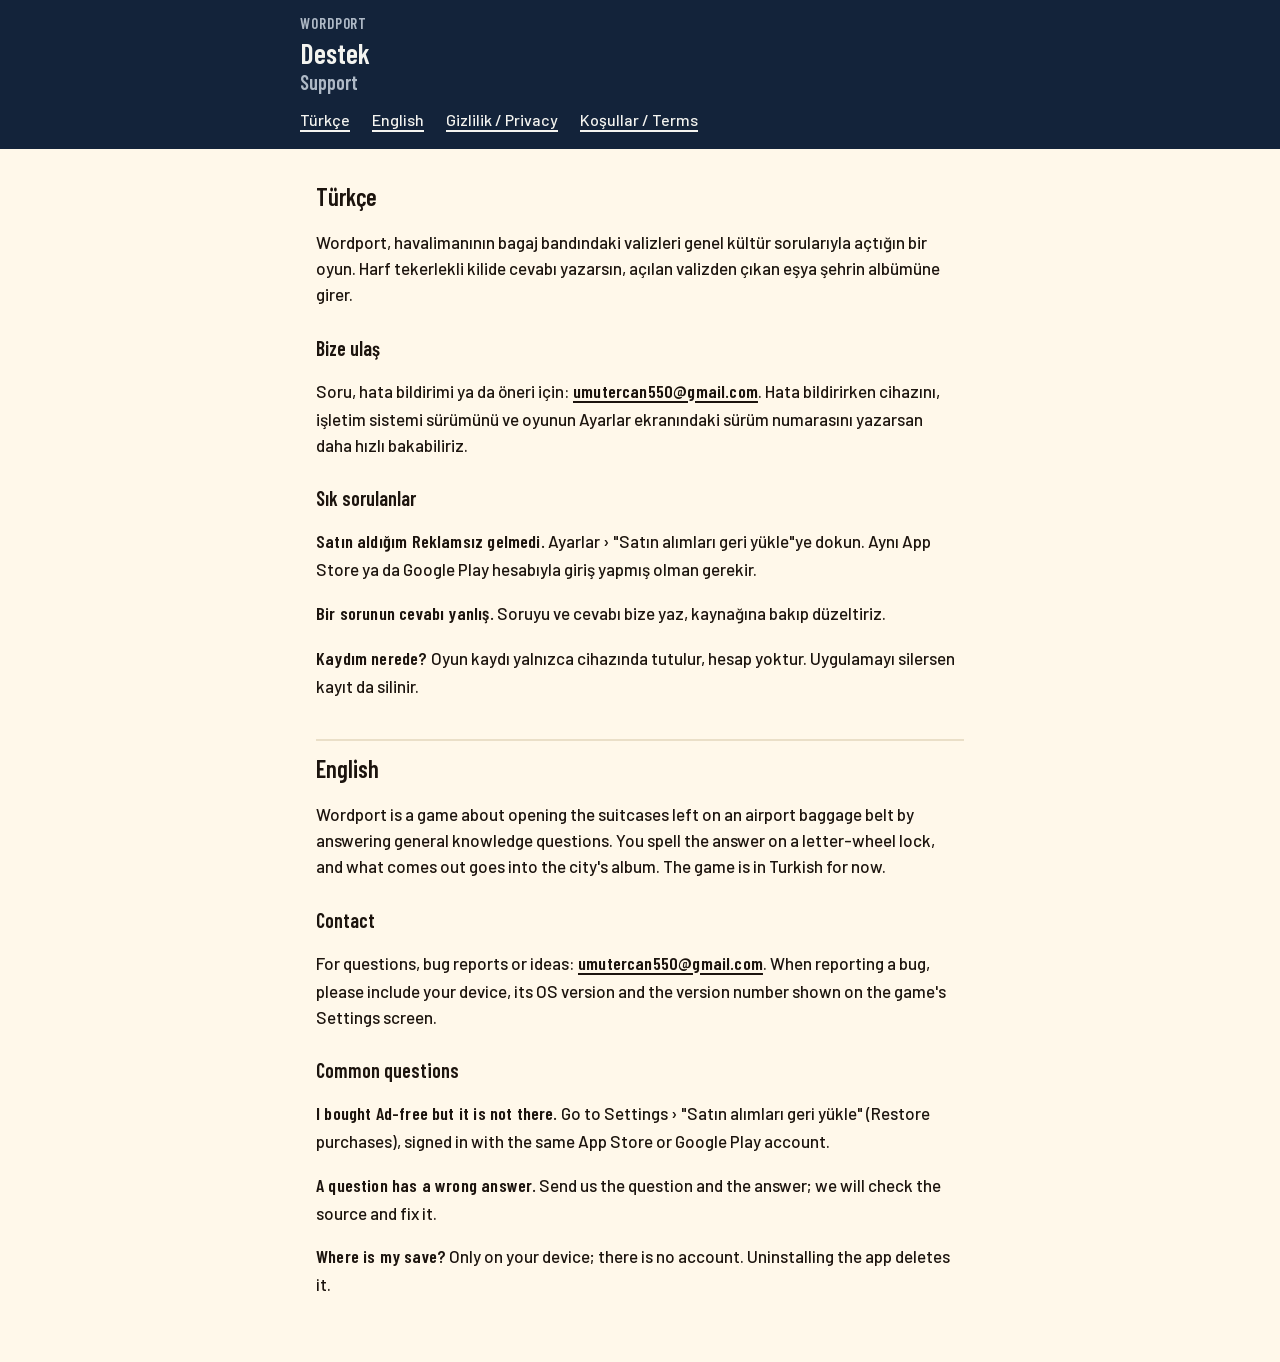
<file: index.html>
<!doctype html>
<html lang="tr">
<head>
<meta charset="utf-8">
<meta name="viewport" content="width=device-width, initial-scale=1">
<title>Wordport destek / Support</title>
<meta name="robots" content="index">
<!-- Mağazaların istediği destek sayfası (App Store "Support URL"). Yayımlandığı adres:
     https://umutercann.github.io/wordport-privacy/ (index.html olarak), 2026-11-19. -->
<link rel="stylesheet" href="legal.css">
</head>
<body>
<header>
  <div class="in">
    <div class="brand">WORDPORT</div>
    <h1>Destek <span lang="en">Support</span></h1>
    <nav><a href="#tr">Türkçe</a> <a href="#en" lang="en">English</a> <a href="privacy.html">Gizlilik / Privacy</a> <a href="terms.html">Koşullar / Terms</a></nav>
  </div>
</header>
<main>

<section id="tr" lang="tr">
<h2>Türkçe</h2>
<p>Wordport, havalimanının bagaj bandındaki valizleri genel kültür sorularıyla açtığın bir oyun. Harf tekerlekli kilide cevabı yazarsın, açılan valizden çıkan eşya şehrin albümüne girer.</p>
<h3>Bize ulaş</h3>
<p>Soru, hata bildirimi ya da öneri için: <strong><a href="mailto:umutercan550@gmail.com">umutercan550@gmail.com</a></strong>. Hata bildirirken cihazını, işletim sistemi sürümünü ve oyunun Ayarlar ekranındaki sürüm numarasını yazarsan daha hızlı bakabiliriz.</p>
<h3>Sık sorulanlar</h3>
<p><strong>Satın aldığım Reklamsız gelmedi.</strong> Ayarlar › "Satın alımları geri yükle"ye dokun. Aynı App Store ya da Google Play hesabıyla giriş yapmış olman gerekir.</p>
<p><strong>Bir sorunun cevabı yanlış.</strong> Soruyu ve cevabı bize yaz, kaynağına bakıp düzeltiriz.</p>
<p><strong>Kaydım nerede?</strong> Oyun kaydı yalnızca cihazında tutulur, hesap yoktur. Uygulamayı silersen kayıt da silinir.</p>
</section>

<section id="en" lang="en">
<h2>English</h2>
<p>Wordport is a game about opening the suitcases left on an airport baggage belt by answering general knowledge questions. You spell the answer on a letter-wheel lock, and what comes out goes into the city's album. The game is in Turkish for now.</p>
<h3>Contact</h3>
<p>For questions, bug reports or ideas: <strong><a href="mailto:umutercan550@gmail.com">umutercan550@gmail.com</a></strong>. When reporting a bug, please include your device, its OS version and the version number shown on the game's Settings screen.</p>
<h3>Common questions</h3>
<p><strong>I bought Ad-free but it is not there.</strong> Go to Settings › "Satın alımları geri yükle" (Restore purchases), signed in with the same App Store or Google Play account.</p>
<p><strong>A question has a wrong answer.</strong> Send us the question and the answer; we will check the source and fix it.</p>
<p><strong>Where is my save?</strong> Only on your device; there is no account. Uninstalling the app deletes it.</p>
</section>

</main>
</body>
</html>
</file>
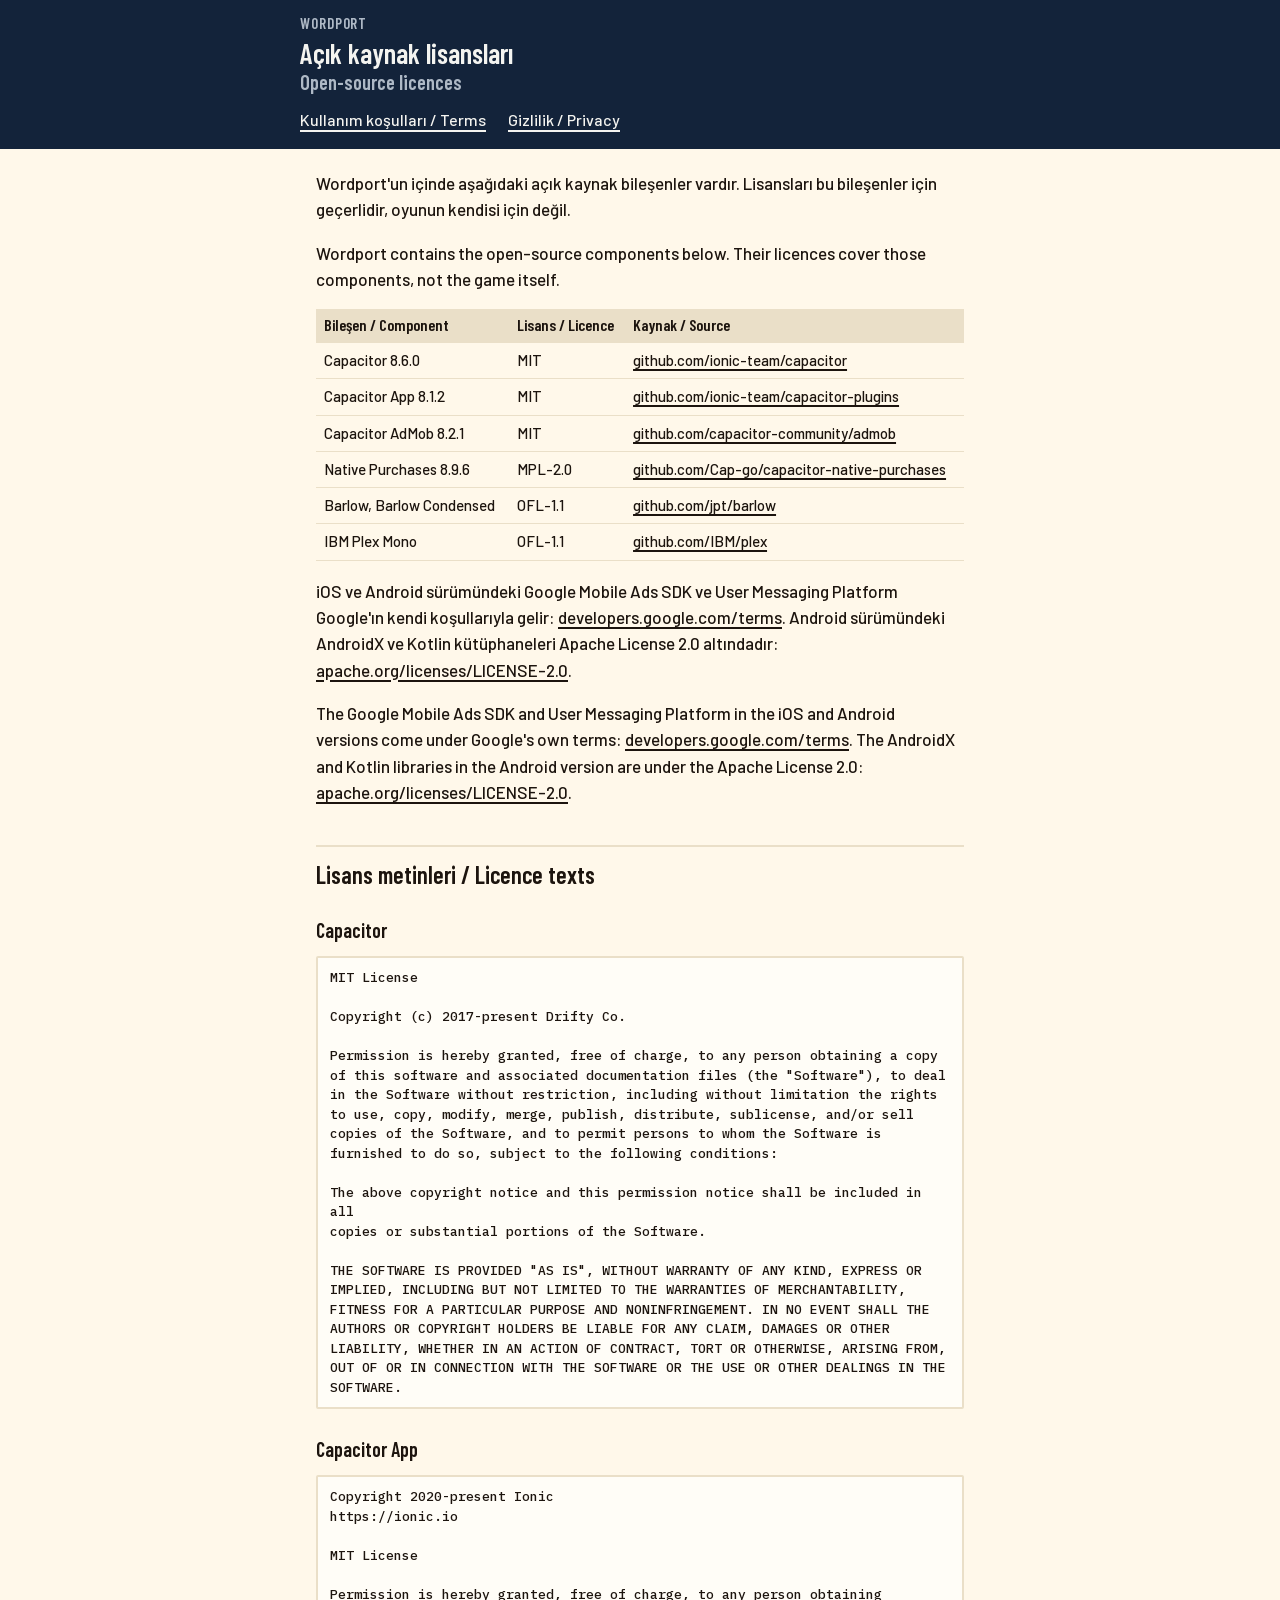
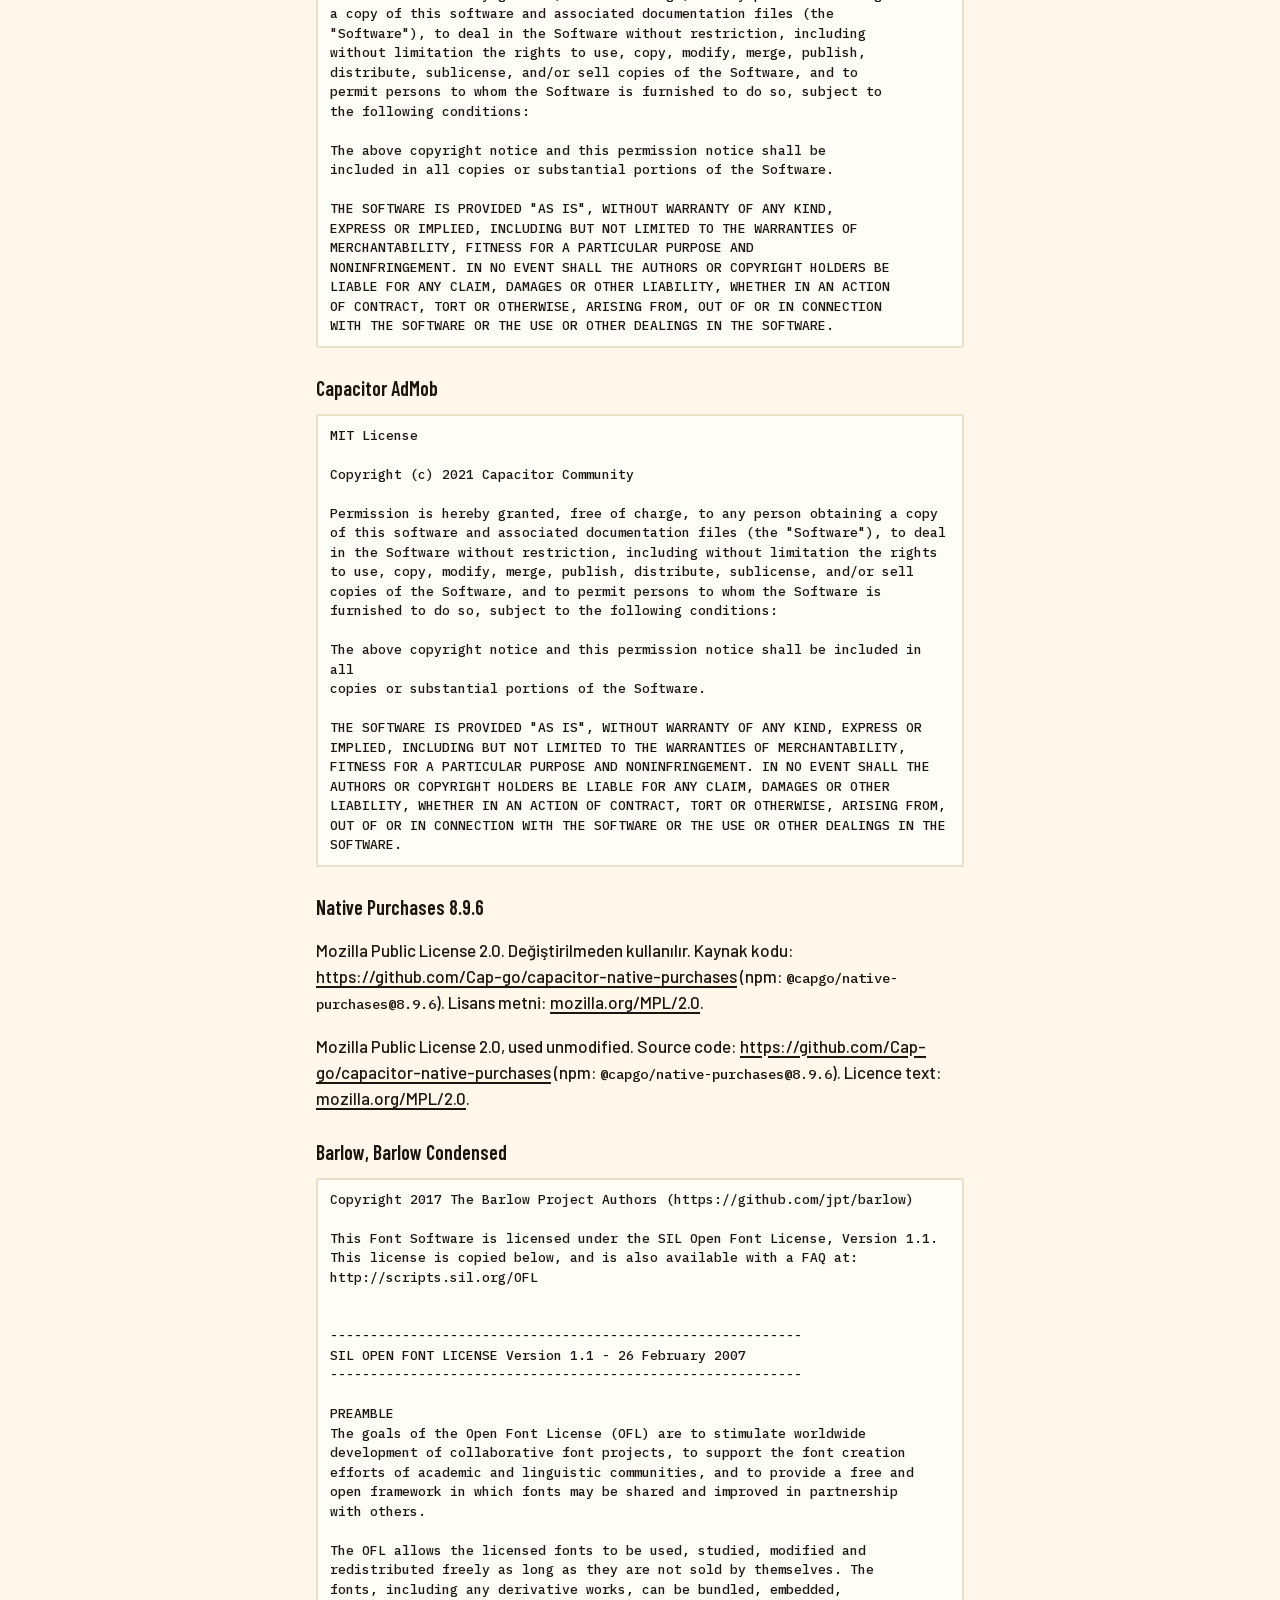
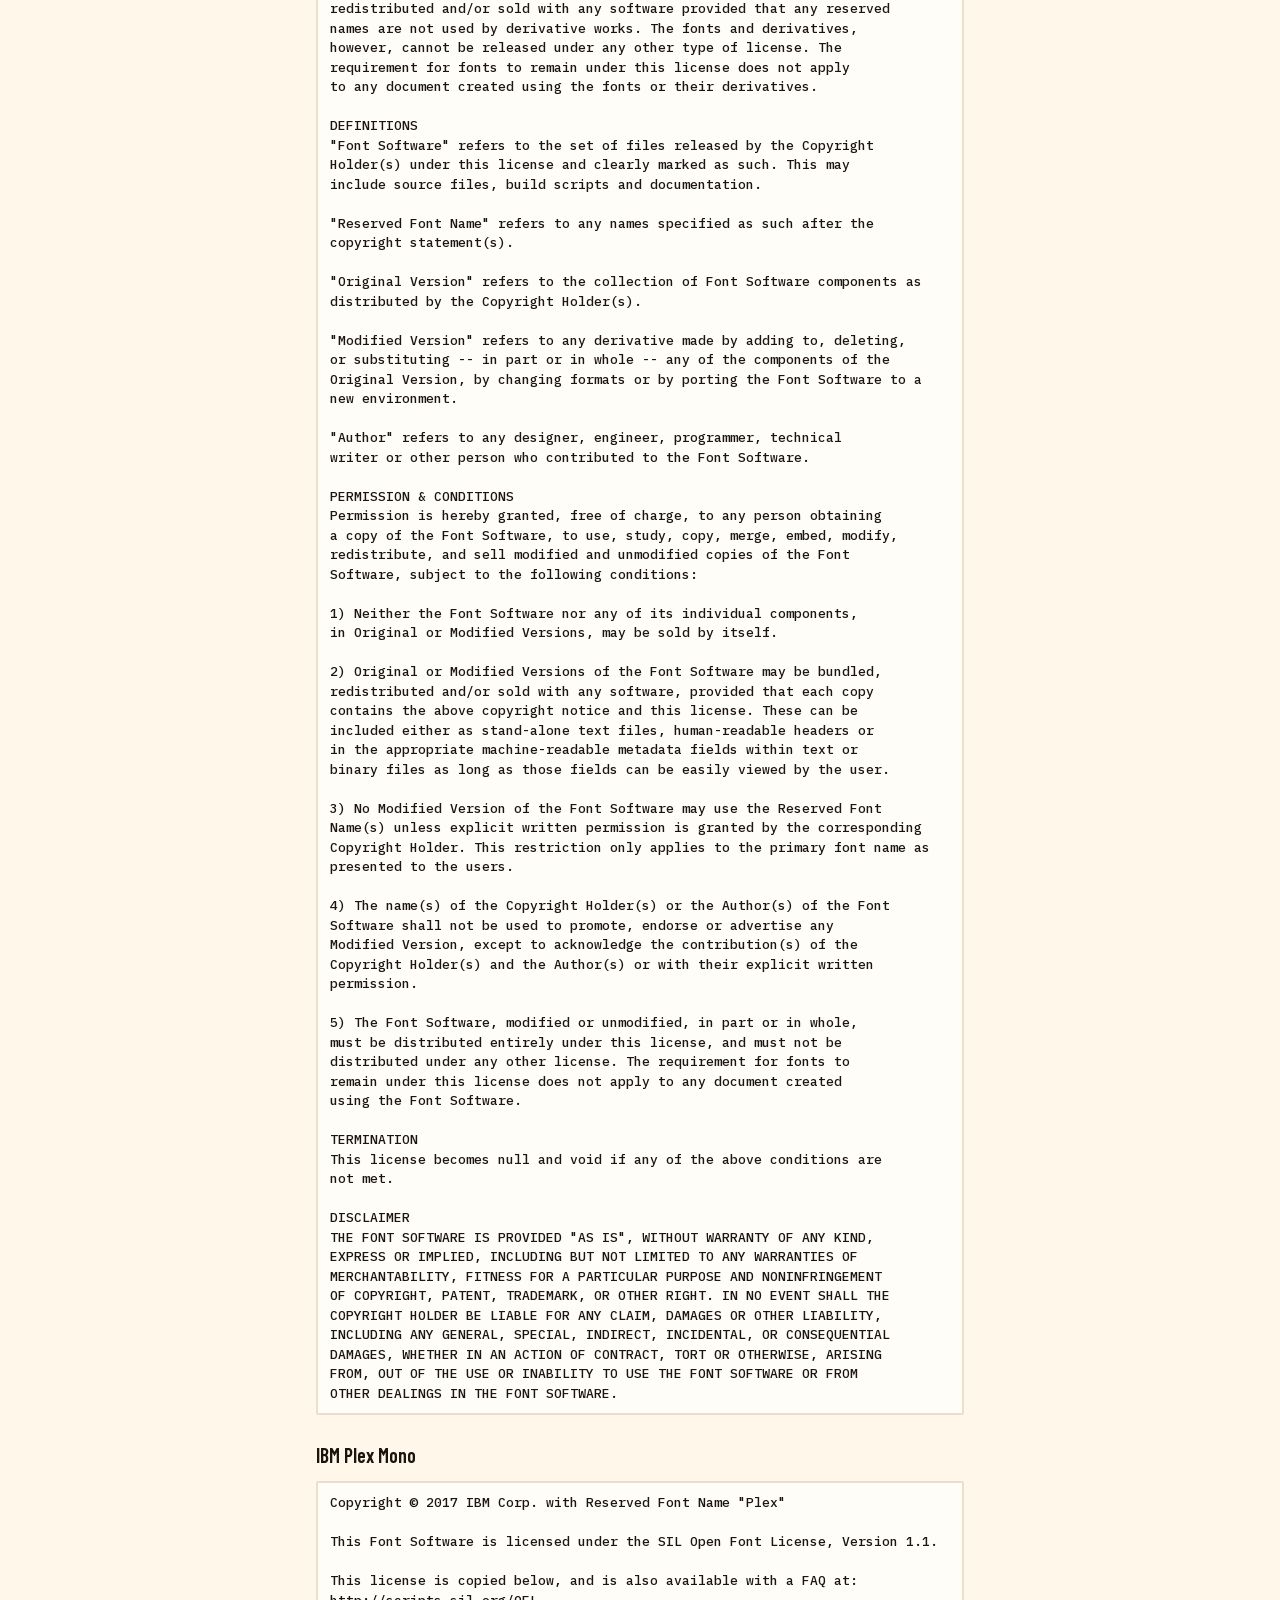
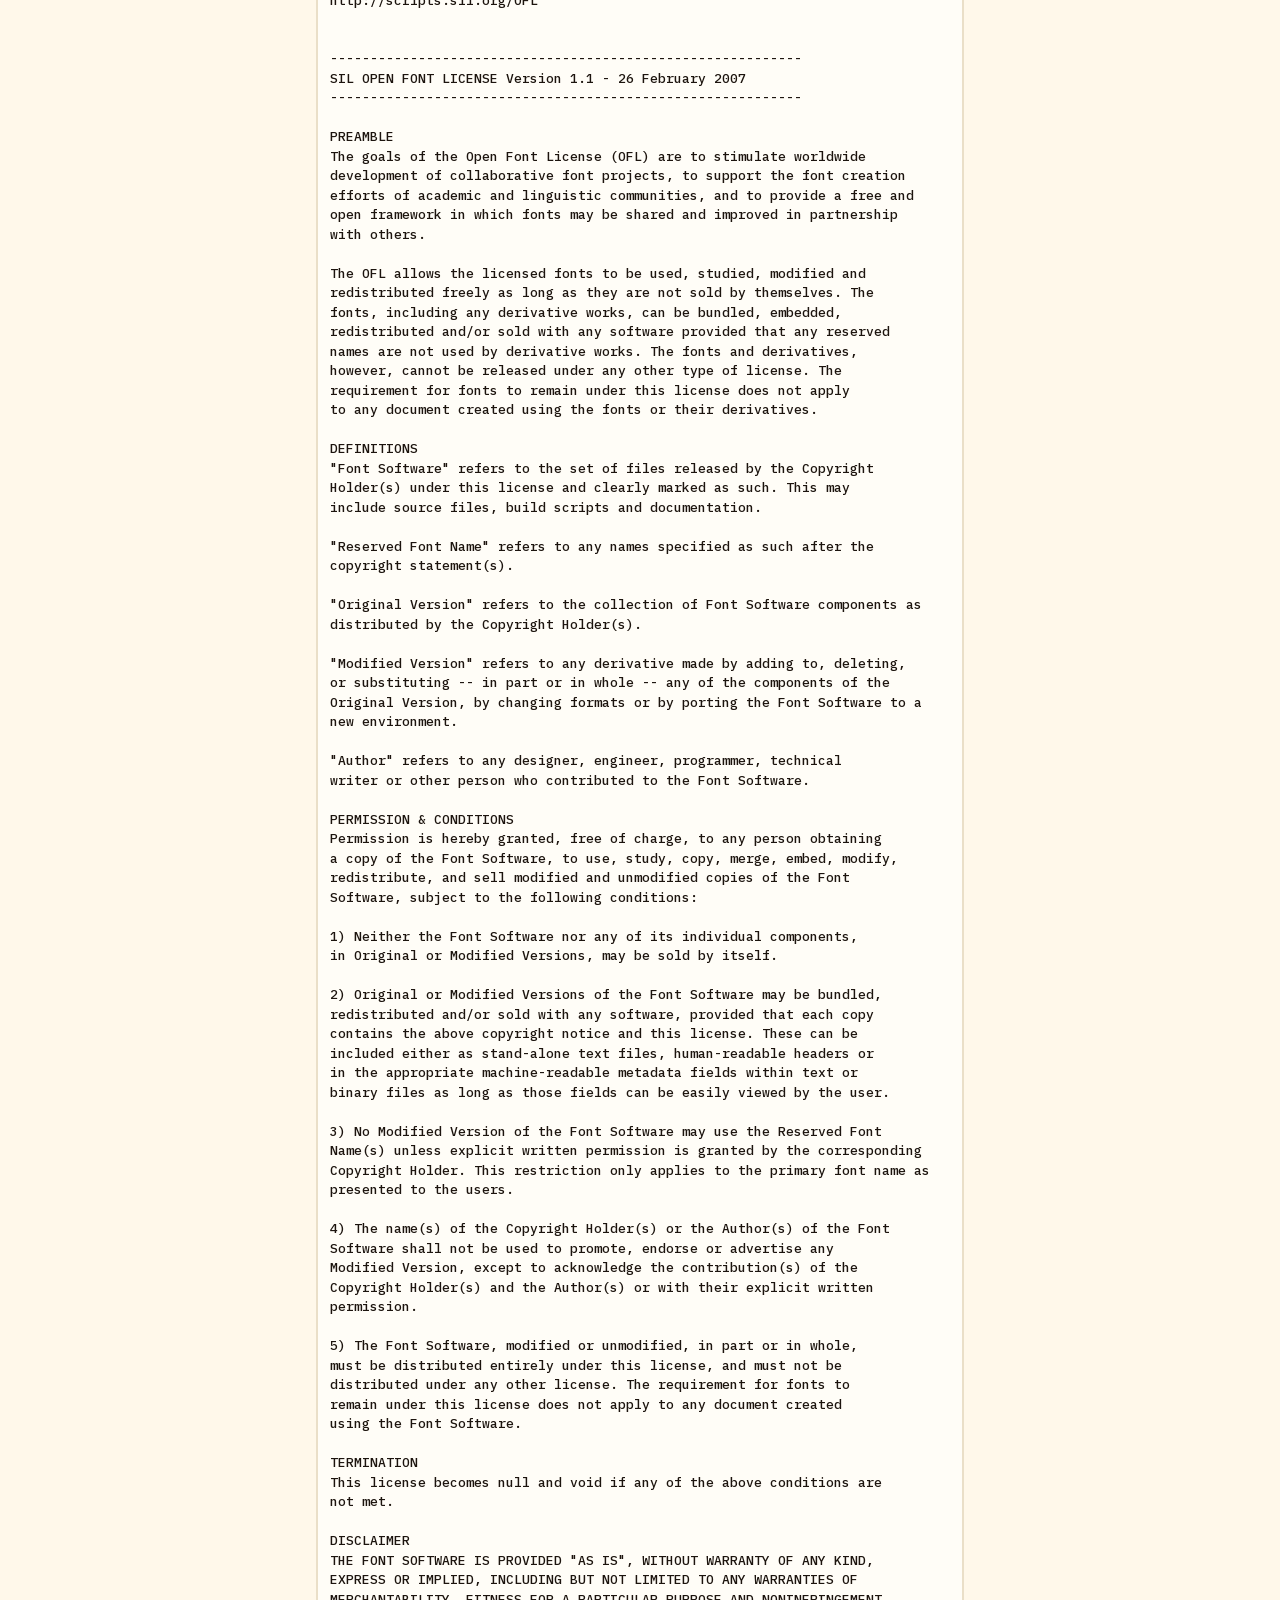
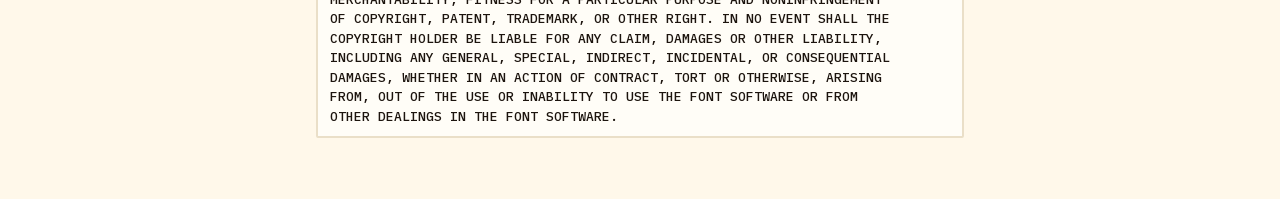
<file: licenses.html>
<!doctype html>
<html lang="tr">
<head>
<meta charset="utf-8">
<meta name="viewport" content="width=device-width, initial-scale=1">
<title>Açık kaynak lisansları / Open-source licences</title>
<meta name="robots" content="index">
<!-- Written by tools/release/licenses.mjs. Do not edit by hand: run the script again.
     The look is legal.css; the fonts are the game's own, in fonts/ beside their licences. -->
<link rel="stylesheet" href="legal.css">
<script>if (window.self !== window.top) document.documentElement.className = 'framed';</script>
</head>
<body>
<header>
  <div class="in">
    <div class="brand">WORDPORT</div>
    <h1>Açık kaynak lisansları <span lang="en">Open-source licences</span></h1>
    <nav><a href="terms.html">Kullanım koşulları / Terms</a> <a href="privacy.html">Gizlilik / Privacy</a></nav>
  </div>
</header>
<main>
<p>Wordport'un içinde aşağıdaki açık kaynak bileşenler vardır. Lisansları bu bileşenler için geçerlidir, oyunun kendisi için değil.</p>
<p lang="en">Wordport contains the open-source components below. Their licences cover those components, not the game itself.</p>
<table>
<tr><th>Bileşen / Component</th><th>Lisans / Licence</th><th>Kaynak / Source</th></tr>
<tr><td data-h="Bileşen / Component">Capacitor 8.6.0</td><td data-h="Lisans / Licence">MIT</td><td data-h="Kaynak / Source"><a href="https://github.com/ionic-team/capacitor">github.com/ionic-team/capacitor</a></td></tr>
<tr><td data-h="Bileşen / Component">Capacitor App 8.1.2</td><td data-h="Lisans / Licence">MIT</td><td data-h="Kaynak / Source"><a href="https://github.com/ionic-team/capacitor-plugins">github.com/ionic-team/capacitor-plugins</a></td></tr>
<tr><td data-h="Bileşen / Component">Capacitor AdMob 8.2.1</td><td data-h="Lisans / Licence">MIT</td><td data-h="Kaynak / Source"><a href="https://github.com/capacitor-community/admob">github.com/capacitor-community/admob</a></td></tr>
<tr><td data-h="Bileşen / Component">Native Purchases 8.9.6</td><td data-h="Lisans / Licence">MPL-2.0</td><td data-h="Kaynak / Source"><a href="https://github.com/Cap-go/capacitor-native-purchases">github.com/Cap-go/capacitor-native-purchases</a></td></tr>
<tr><td data-h="Bileşen / Component">Barlow, Barlow Condensed</td><td data-h="Lisans / Licence">OFL-1.1</td><td data-h="Kaynak / Source"><a href="https://github.com/jpt/barlow">github.com/jpt/barlow</a></td></tr>
<tr><td data-h="Bileşen / Component">IBM Plex Mono</td><td data-h="Lisans / Licence">OFL-1.1</td><td data-h="Kaynak / Source"><a href="https://github.com/IBM/plex">github.com/IBM/plex</a></td></tr>
</table>
<p>iOS ve Android sürümündeki Google Mobile Ads SDK ve User Messaging Platform Google'ın kendi koşullarıyla gelir: <a href="https://developers.google.com/terms">developers.google.com/terms</a>. Android sürümündeki AndroidX ve Kotlin kütüphaneleri Apache License 2.0 altındadır: <a href="https://www.apache.org/licenses/LICENSE-2.0">apache.org/licenses/LICENSE-2.0</a>.</p>
<p lang="en">The Google Mobile Ads SDK and User Messaging Platform in the iOS and Android versions come under Google's own terms: <a href="https://developers.google.com/terms">developers.google.com/terms</a>. The AndroidX and Kotlin libraries in the Android version are under the Apache License 2.0: <a href="https://www.apache.org/licenses/LICENSE-2.0">apache.org/licenses/LICENSE-2.0</a>.</p>
<h2>Lisans metinleri <span lang="en">/ Licence texts</span></h2>
<h3>Capacitor</h3>
<pre>MIT License

Copyright (c) 2017-present Drifty Co.

Permission is hereby granted, free of charge, to any person obtaining a copy
of this software and associated documentation files (the "Software"), to deal
in the Software without restriction, including without limitation the rights
to use, copy, modify, merge, publish, distribute, sublicense, and/or sell
copies of the Software, and to permit persons to whom the Software is
furnished to do so, subject to the following conditions:

The above copyright notice and this permission notice shall be included in all
copies or substantial portions of the Software.

THE SOFTWARE IS PROVIDED "AS IS", WITHOUT WARRANTY OF ANY KIND, EXPRESS OR
IMPLIED, INCLUDING BUT NOT LIMITED TO THE WARRANTIES OF MERCHANTABILITY,
FITNESS FOR A PARTICULAR PURPOSE AND NONINFRINGEMENT. IN NO EVENT SHALL THE
AUTHORS OR COPYRIGHT HOLDERS BE LIABLE FOR ANY CLAIM, DAMAGES OR OTHER
LIABILITY, WHETHER IN AN ACTION OF CONTRACT, TORT OR OTHERWISE, ARISING FROM,
OUT OF OR IN CONNECTION WITH THE SOFTWARE OR THE USE OR OTHER DEALINGS IN THE
SOFTWARE.</pre>

<h3>Capacitor App</h3>
<pre>Copyright 2020-present Ionic
https://ionic.io

MIT License

Permission is hereby granted, free of charge, to any person obtaining
a copy of this software and associated documentation files (the
"Software"), to deal in the Software without restriction, including
without limitation the rights to use, copy, modify, merge, publish,
distribute, sublicense, and/or sell copies of the Software, and to
permit persons to whom the Software is furnished to do so, subject to
the following conditions:

The above copyright notice and this permission notice shall be
included in all copies or substantial portions of the Software.

THE SOFTWARE IS PROVIDED "AS IS", WITHOUT WARRANTY OF ANY KIND,
EXPRESS OR IMPLIED, INCLUDING BUT NOT LIMITED TO THE WARRANTIES OF
MERCHANTABILITY, FITNESS FOR A PARTICULAR PURPOSE AND
NONINFRINGEMENT. IN NO EVENT SHALL THE AUTHORS OR COPYRIGHT HOLDERS BE
LIABLE FOR ANY CLAIM, DAMAGES OR OTHER LIABILITY, WHETHER IN AN ACTION
OF CONTRACT, TORT OR OTHERWISE, ARISING FROM, OUT OF OR IN CONNECTION
WITH THE SOFTWARE OR THE USE OR OTHER DEALINGS IN THE SOFTWARE.</pre>

<h3>Capacitor AdMob</h3>
<pre>MIT License

Copyright (c) 2021 Capacitor Community

Permission is hereby granted, free of charge, to any person obtaining a copy
of this software and associated documentation files (the "Software"), to deal
in the Software without restriction, including without limitation the rights
to use, copy, modify, merge, publish, distribute, sublicense, and/or sell
copies of the Software, and to permit persons to whom the Software is
furnished to do so, subject to the following conditions:

The above copyright notice and this permission notice shall be included in all
copies or substantial portions of the Software.

THE SOFTWARE IS PROVIDED "AS IS", WITHOUT WARRANTY OF ANY KIND, EXPRESS OR
IMPLIED, INCLUDING BUT NOT LIMITED TO THE WARRANTIES OF MERCHANTABILITY,
FITNESS FOR A PARTICULAR PURPOSE AND NONINFRINGEMENT. IN NO EVENT SHALL THE
AUTHORS OR COPYRIGHT HOLDERS BE LIABLE FOR ANY CLAIM, DAMAGES OR OTHER
LIABILITY, WHETHER IN AN ACTION OF CONTRACT, TORT OR OTHERWISE, ARISING FROM,
OUT OF OR IN CONNECTION WITH THE SOFTWARE OR THE USE OR OTHER DEALINGS IN THE
SOFTWARE.</pre>

<h3>Native Purchases 8.9.6</h3>
<p>Mozilla Public License 2.0. Değiştirilmeden kullanılır. Kaynak kodu: <a href="https://github.com/Cap-go/capacitor-native-purchases">https://github.com/Cap-go/capacitor-native-purchases</a> (npm: <code>@capgo/native-purchases@8.9.6</code>). Lisans metni: <a href="https://mozilla.org/MPL/2.0/">mozilla.org/MPL/2.0</a>.</p>
<p lang="en">Mozilla Public License 2.0, used unmodified. Source code: <a href="https://github.com/Cap-go/capacitor-native-purchases">https://github.com/Cap-go/capacitor-native-purchases</a> (npm: <code>@capgo/native-purchases@8.9.6</code>). Licence text: <a href="https://mozilla.org/MPL/2.0/">mozilla.org/MPL/2.0</a>.</p>

<h3>Barlow, Barlow Condensed</h3>
<pre>Copyright 2017 The Barlow Project Authors (https://github.com/jpt/barlow)

This Font Software is licensed under the SIL Open Font License, Version 1.1.
This license is copied below, and is also available with a FAQ at:
http://scripts.sil.org/OFL


-----------------------------------------------------------
SIL OPEN FONT LICENSE Version 1.1 - 26 February 2007
-----------------------------------------------------------

PREAMBLE
The goals of the Open Font License (OFL) are to stimulate worldwide
development of collaborative font projects, to support the font creation
efforts of academic and linguistic communities, and to provide a free and
open framework in which fonts may be shared and improved in partnership
with others.

The OFL allows the licensed fonts to be used, studied, modified and
redistributed freely as long as they are not sold by themselves. The
fonts, including any derivative works, can be bundled, embedded, 
redistributed and/or sold with any software provided that any reserved
names are not used by derivative works. The fonts and derivatives,
however, cannot be released under any other type of license. The
requirement for fonts to remain under this license does not apply
to any document created using the fonts or their derivatives.

DEFINITIONS
"Font Software" refers to the set of files released by the Copyright
Holder(s) under this license and clearly marked as such. This may
include source files, build scripts and documentation.

"Reserved Font Name" refers to any names specified as such after the
copyright statement(s).

"Original Version" refers to the collection of Font Software components as
distributed by the Copyright Holder(s).

"Modified Version" refers to any derivative made by adding to, deleting,
or substituting -- in part or in whole -- any of the components of the
Original Version, by changing formats or by porting the Font Software to a
new environment.

"Author" refers to any designer, engineer, programmer, technical
writer or other person who contributed to the Font Software.

PERMISSION &amp; CONDITIONS
Permission is hereby granted, free of charge, to any person obtaining
a copy of the Font Software, to use, study, copy, merge, embed, modify,
redistribute, and sell modified and unmodified copies of the Font
Software, subject to the following conditions:

1) Neither the Font Software nor any of its individual components,
in Original or Modified Versions, may be sold by itself.

2) Original or Modified Versions of the Font Software may be bundled,
redistributed and/or sold with any software, provided that each copy
contains the above copyright notice and this license. These can be
included either as stand-alone text files, human-readable headers or
in the appropriate machine-readable metadata fields within text or
binary files as long as those fields can be easily viewed by the user.

3) No Modified Version of the Font Software may use the Reserved Font
Name(s) unless explicit written permission is granted by the corresponding
Copyright Holder. This restriction only applies to the primary font name as
presented to the users.

4) The name(s) of the Copyright Holder(s) or the Author(s) of the Font
Software shall not be used to promote, endorse or advertise any
Modified Version, except to acknowledge the contribution(s) of the
Copyright Holder(s) and the Author(s) or with their explicit written
permission.

5) The Font Software, modified or unmodified, in part or in whole,
must be distributed entirely under this license, and must not be
distributed under any other license. The requirement for fonts to
remain under this license does not apply to any document created
using the Font Software.

TERMINATION
This license becomes null and void if any of the above conditions are
not met.

DISCLAIMER
THE FONT SOFTWARE IS PROVIDED "AS IS", WITHOUT WARRANTY OF ANY KIND,
EXPRESS OR IMPLIED, INCLUDING BUT NOT LIMITED TO ANY WARRANTIES OF
MERCHANTABILITY, FITNESS FOR A PARTICULAR PURPOSE AND NONINFRINGEMENT
OF COPYRIGHT, PATENT, TRADEMARK, OR OTHER RIGHT. IN NO EVENT SHALL THE
COPYRIGHT HOLDER BE LIABLE FOR ANY CLAIM, DAMAGES OR OTHER LIABILITY,
INCLUDING ANY GENERAL, SPECIAL, INDIRECT, INCIDENTAL, OR CONSEQUENTIAL
DAMAGES, WHETHER IN AN ACTION OF CONTRACT, TORT OR OTHERWISE, ARISING
FROM, OUT OF THE USE OR INABILITY TO USE THE FONT SOFTWARE OR FROM
OTHER DEALINGS IN THE FONT SOFTWARE.</pre>

<h3>IBM Plex Mono</h3>
<pre>Copyright © 2017 IBM Corp. with Reserved Font Name "Plex"

This Font Software is licensed under the SIL Open Font License, Version 1.1.

This license is copied below, and is also available with a FAQ at: http://scripts.sil.org/OFL


-----------------------------------------------------------
SIL OPEN FONT LICENSE Version 1.1 - 26 February 2007
-----------------------------------------------------------

PREAMBLE
The goals of the Open Font License (OFL) are to stimulate worldwide
development of collaborative font projects, to support the font creation
efforts of academic and linguistic communities, and to provide a free and
open framework in which fonts may be shared and improved in partnership
with others.

The OFL allows the licensed fonts to be used, studied, modified and
redistributed freely as long as they are not sold by themselves. The
fonts, including any derivative works, can be bundled, embedded, 
redistributed and/or sold with any software provided that any reserved
names are not used by derivative works. The fonts and derivatives,
however, cannot be released under any other type of license. The
requirement for fonts to remain under this license does not apply
to any document created using the fonts or their derivatives.

DEFINITIONS
"Font Software" refers to the set of files released by the Copyright
Holder(s) under this license and clearly marked as such. This may
include source files, build scripts and documentation.

"Reserved Font Name" refers to any names specified as such after the
copyright statement(s).

"Original Version" refers to the collection of Font Software components as
distributed by the Copyright Holder(s).

"Modified Version" refers to any derivative made by adding to, deleting,
or substituting -- in part or in whole -- any of the components of the
Original Version, by changing formats or by porting the Font Software to a
new environment.

"Author" refers to any designer, engineer, programmer, technical
writer or other person who contributed to the Font Software.

PERMISSION &amp; CONDITIONS
Permission is hereby granted, free of charge, to any person obtaining
a copy of the Font Software, to use, study, copy, merge, embed, modify,
redistribute, and sell modified and unmodified copies of the Font
Software, subject to the following conditions:

1) Neither the Font Software nor any of its individual components,
in Original or Modified Versions, may be sold by itself.

2) Original or Modified Versions of the Font Software may be bundled,
redistributed and/or sold with any software, provided that each copy
contains the above copyright notice and this license. These can be
included either as stand-alone text files, human-readable headers or
in the appropriate machine-readable metadata fields within text or
binary files as long as those fields can be easily viewed by the user.

3) No Modified Version of the Font Software may use the Reserved Font
Name(s) unless explicit written permission is granted by the corresponding
Copyright Holder. This restriction only applies to the primary font name as
presented to the users.

4) The name(s) of the Copyright Holder(s) or the Author(s) of the Font
Software shall not be used to promote, endorse or advertise any
Modified Version, except to acknowledge the contribution(s) of the
Copyright Holder(s) and the Author(s) or with their explicit written
permission.

5) The Font Software, modified or unmodified, in part or in whole,
must be distributed entirely under this license, and must not be
distributed under any other license. The requirement for fonts to
remain under this license does not apply to any document created
using the Font Software.

TERMINATION
This license becomes null and void if any of the above conditions are
not met.

DISCLAIMER
THE FONT SOFTWARE IS PROVIDED "AS IS", WITHOUT WARRANTY OF ANY KIND,
EXPRESS OR IMPLIED, INCLUDING BUT NOT LIMITED TO ANY WARRANTIES OF
MERCHANTABILITY, FITNESS FOR A PARTICULAR PURPOSE AND NONINFRINGEMENT
OF COPYRIGHT, PATENT, TRADEMARK, OR OTHER RIGHT. IN NO EVENT SHALL THE
COPYRIGHT HOLDER BE LIABLE FOR ANY CLAIM, DAMAGES OR OTHER LIABILITY,
INCLUDING ANY GENERAL, SPECIAL, INDIRECT, INCIDENTAL, OR CONSEQUENTIAL
DAMAGES, WHETHER IN AN ACTION OF CONTRACT, TORT OR OTHERWISE, ARISING
FROM, OUT OF THE USE OR INABILITY TO USE THE FONT SOFTWARE OR FROM
OTHER DEALINGS IN THE FONT SOFTWARE.</pre>
</main>
</body>
</html>
</file>
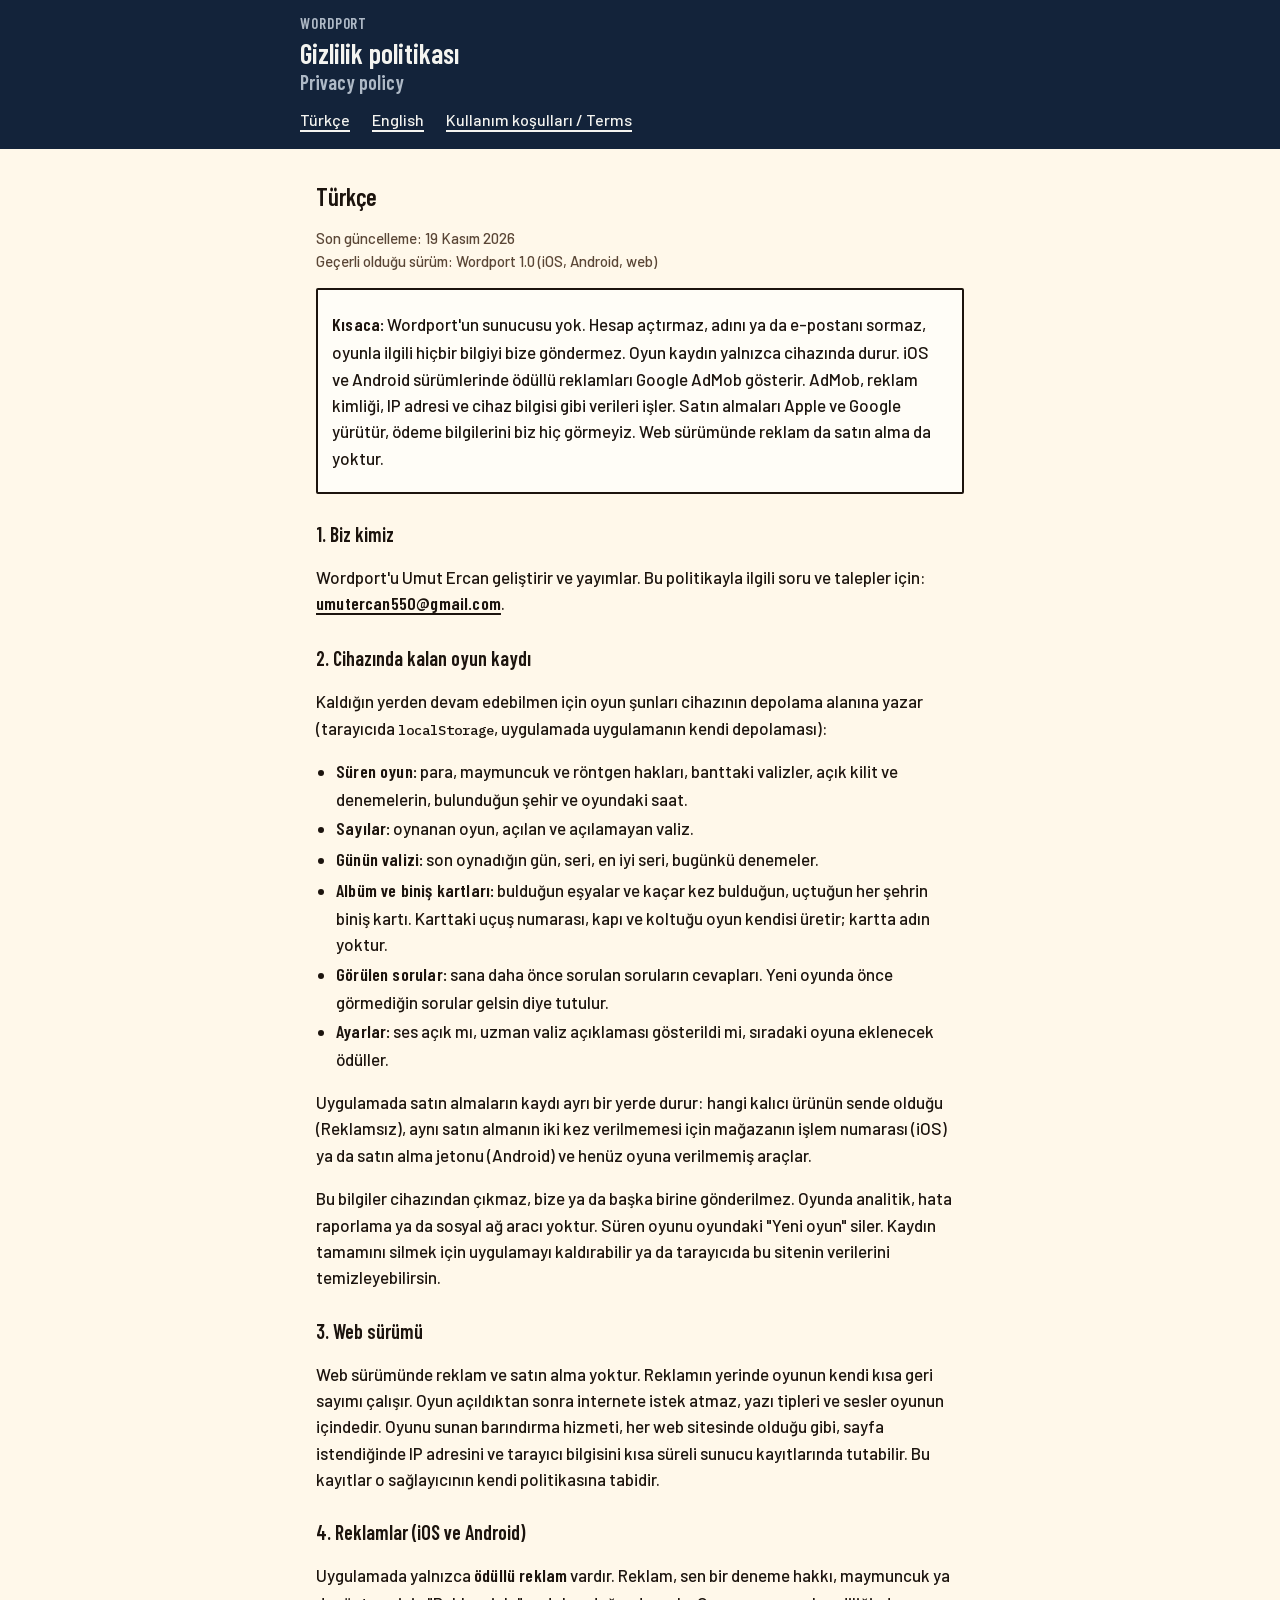
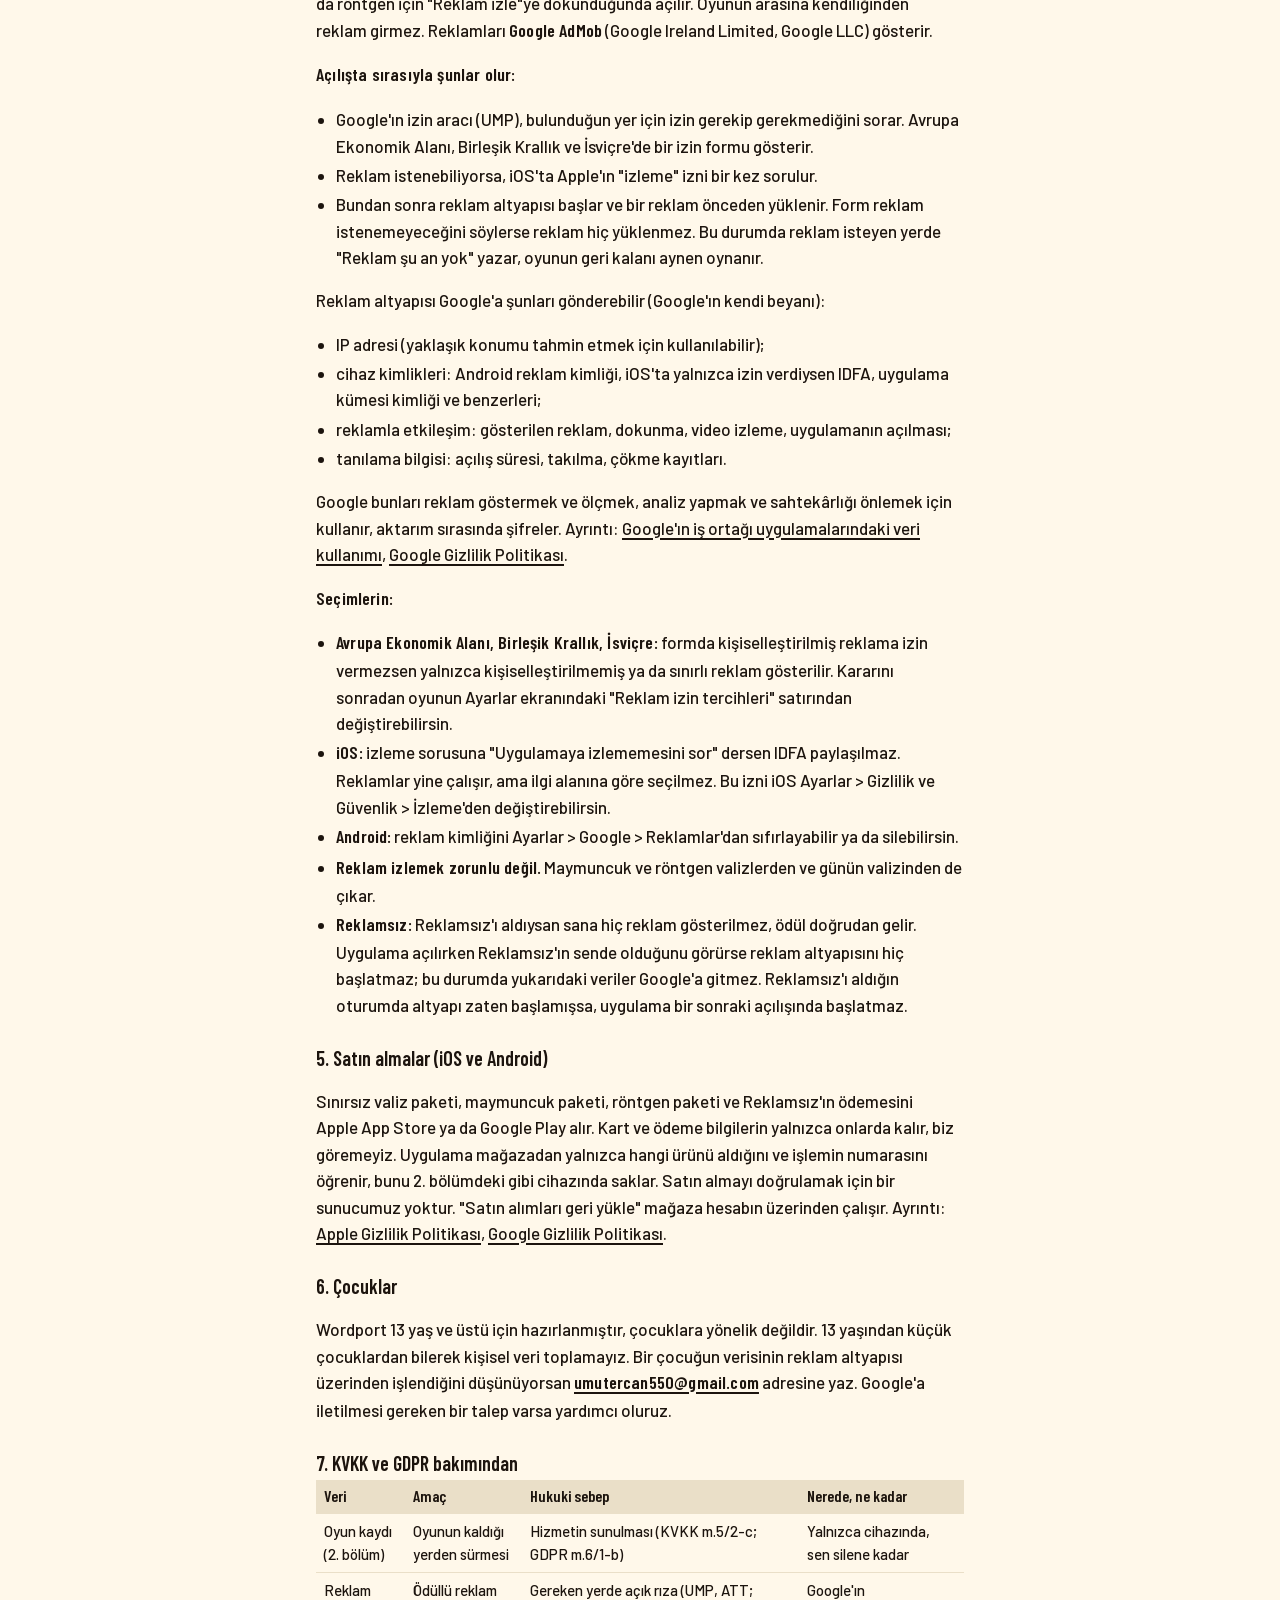
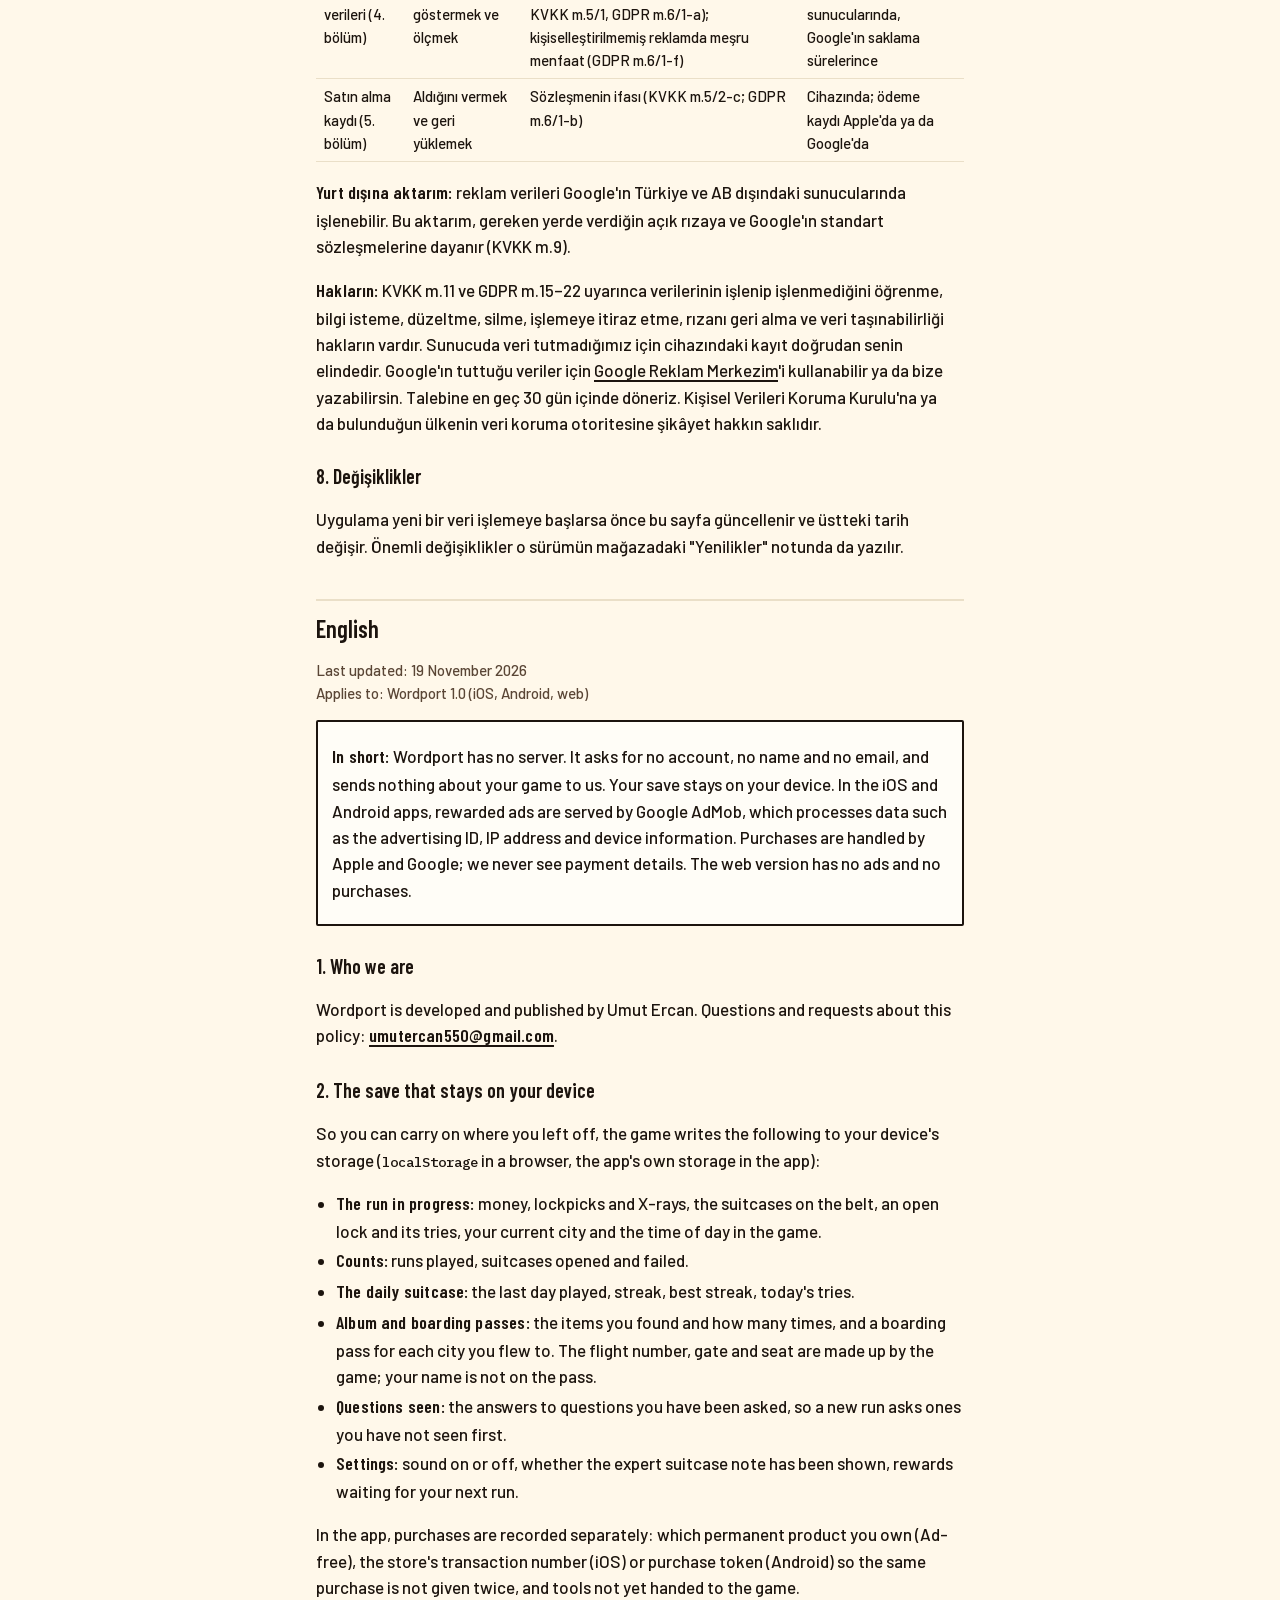
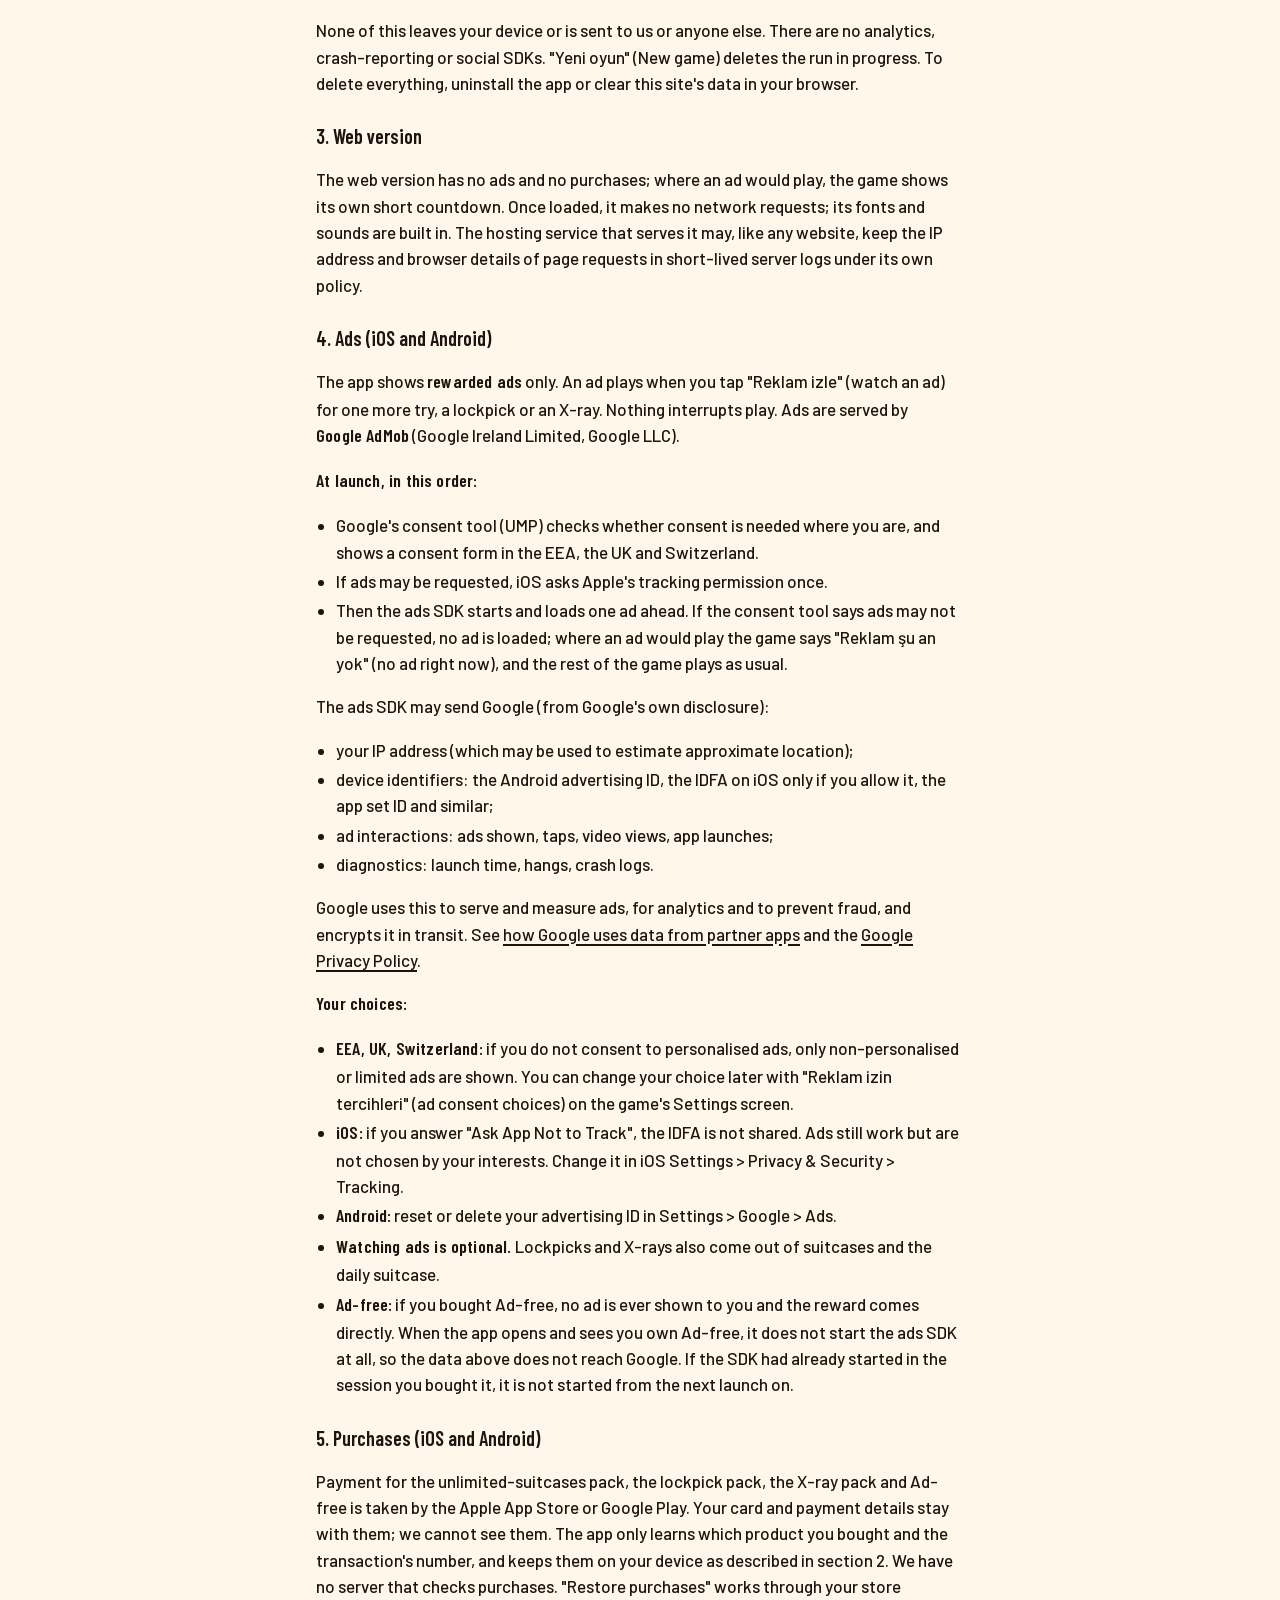
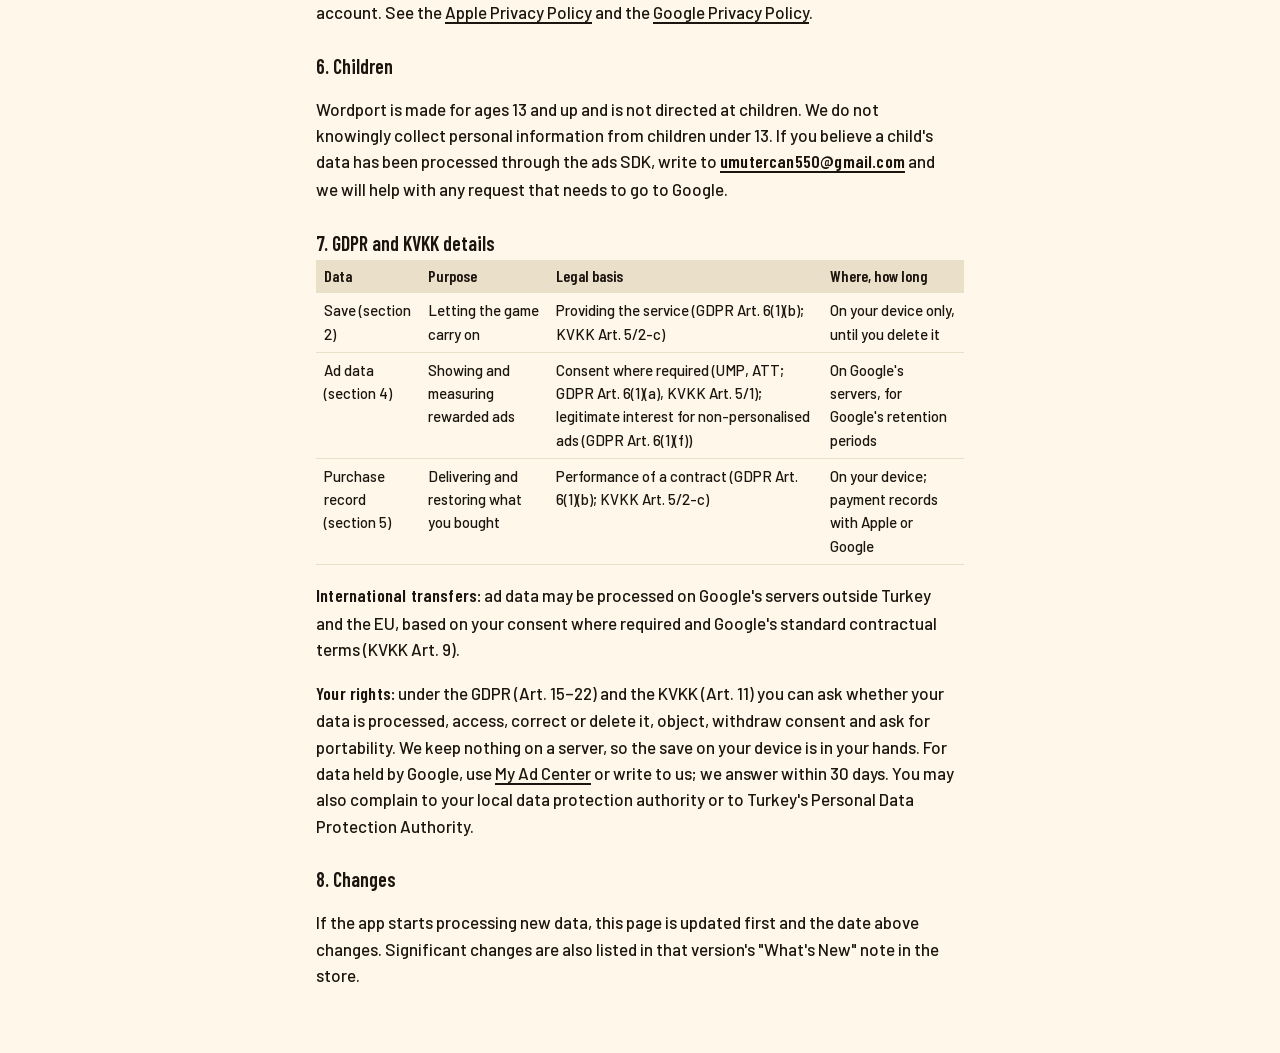
<file: privacy.html>
<!doctype html>
<html lang="tr">
<head>
<meta charset="utf-8">
<meta name="viewport" content="width=device-width, initial-scale=1">
<title>Gizlilik politikası / Privacy policy</title>
<meta name="robots" content="index">
<!-- Yayın planı P7. Koddaki veri akışına göre yazıldı: src/save.ts, src/game/saving.ts (kayıt),
     src/store/index.ts ve store.ts (satın alma defteri), src/ads.ts ve src/store/admob.ts (AdMob, UMP, ATT).
     Yayımlandığı adres: https://umutercann.github.io/wordport-privacy/ (2026-11-19).
     Oyunun içinde bir iframe'de açılır (src/screens/page.ts): dar ekranda tek sütun okunur. Dış kaynak yüklenmez: stil legal.css, yazı tipleri fonts/ (oyunun kendi yazı tipleri, lisanslarıyla). -->
<link rel="stylesheet" href="legal.css">
<script>if (window.self !== window.top) document.documentElement.className = 'framed';</script>
</head>
<body>
<header>
  <div class="in">
    <div class="brand">WORDPORT</div>
    <h1>Gizlilik politikası <span lang="en">Privacy policy</span></h1>
    <nav><a href="#tr">Türkçe</a> <a href="#en" lang="en">English</a> <a href="terms.html">Kullanım koşulları / Terms</a></nav>
  </div>
</header>
<main>

<section id="tr" lang="tr">
<h2>Türkçe</h2>
<p class="meta"><span>Son güncelleme: 19 Kasım 2026</span><span>Geçerli olduğu sürüm: Wordport 1.0 (iOS, Android, web)</span></p>

<div class="box">
<p><strong>Kısaca:</strong> Wordport'un sunucusu yok. Hesap açtırmaz, adını ya da e-postanı sormaz, oyunla ilgili hiçbir bilgiyi bize göndermez. Oyun kaydın yalnızca cihazında durur. iOS ve Android sürümlerinde ödüllü reklamları Google AdMob gösterir. AdMob, reklam kimliği, IP adresi ve cihaz bilgisi gibi verileri işler. Satın almaları Apple ve Google yürütür, ödeme bilgilerini biz hiç görmeyiz. Web sürümünde reklam da satın alma da yoktur.</p>
</div>

<h3>1. Biz kimiz</h3>
<p>Wordport'u Umut Ercan geliştirir ve yayımlar. Bu politikayla ilgili soru ve talepler için: <strong><a href="mailto:umutercan550@gmail.com">umutercan550@gmail.com</a></strong>.</p>

<h3>2. Cihazında kalan oyun kaydı</h3>
<p>Kaldığın yerden devam edebilmen için oyun şunları cihazının depolama alanına yazar (tarayıcıda <code>localStorage</code>, uygulamada uygulamanın kendi depolaması):</p>
<ul>
  <li><strong>Süren oyun:</strong> para, maymuncuk ve röntgen hakları, banttaki valizler, açık kilit ve denemelerin, bulunduğun şehir ve oyundaki saat.</li>
  <li><strong>Sayılar:</strong> oynanan oyun, açılan ve açılamayan valiz.</li>
  <li><strong>Günün valizi:</strong> son oynadığın gün, seri, en iyi seri, bugünkü denemeler.</li>
  <li><strong>Albüm ve biniş kartları:</strong> bulduğun eşyalar ve kaçar kez bulduğun, uçtuğun her şehrin biniş kartı. Karttaki uçuş numarası, kapı ve koltuğu oyun kendisi üretir; kartta adın yoktur.</li>
  <li><strong>Görülen sorular:</strong> sana daha önce sorulan soruların cevapları. Yeni oyunda önce görmediğin sorular gelsin diye tutulur.</li>
  <li><strong>Ayarlar:</strong> ses açık mı, uzman valiz açıklaması gösterildi mi, sıradaki oyuna eklenecek ödüller.</li>
</ul>
<p>Uygulamada satın almaların kaydı ayrı bir yerde durur: hangi kalıcı ürünün sende olduğu (Reklamsız), aynı satın almanın iki kez verilmemesi için mağazanın işlem numarası (iOS) ya da satın alma jetonu (Android) ve henüz oyuna verilmemiş araçlar.</p>
<p>Bu bilgiler cihazından çıkmaz, bize ya da başka birine gönderilmez. Oyunda analitik, hata raporlama ya da sosyal ağ aracı yoktur. Süren oyunu oyundaki "Yeni oyun" siler. Kaydın tamamını silmek için uygulamayı kaldırabilir ya da tarayıcıda bu sitenin verilerini temizleyebilirsin.</p>

<h3>3. Web sürümü</h3>
<p>Web sürümünde reklam ve satın alma yoktur. Reklamın yerinde oyunun kendi kısa geri sayımı çalışır. Oyun açıldıktan sonra internete istek atmaz, yazı tipleri ve sesler oyunun içindedir. Oyunu sunan barındırma hizmeti, her web sitesinde olduğu gibi, sayfa istendiğinde IP adresini ve tarayıcı bilgisini kısa süreli sunucu kayıtlarında tutabilir. Bu kayıtlar o sağlayıcının kendi politikasına tabidir.</p>

<h3>4. Reklamlar (iOS ve Android)</h3>
<p>Uygulamada yalnızca <strong>ödüllü reklam</strong> vardır. Reklam, sen bir deneme hakkı, maymuncuk ya da röntgen için "Reklam izle"ye dokunduğunda açılır. Oyunun arasına kendiliğinden reklam girmez. Reklamları <strong>Google AdMob</strong> (Google Ireland Limited, Google LLC) gösterir.</p>
<p><strong>Açılışta sırasıyla şunlar olur:</strong></p>
<ul>
  <li>Google'ın izin aracı (UMP), bulunduğun yer için izin gerekip gerekmediğini sorar. Avrupa Ekonomik Alanı, Birleşik Krallık ve İsviçre'de bir izin formu gösterir.</li>
  <li>Reklam istenebiliyorsa, iOS'ta Apple'ın "izleme" izni bir kez sorulur.</li>
  <li>Bundan sonra reklam altyapısı başlar ve bir reklam önceden yüklenir. Form reklam istenemeyeceğini söylerse reklam hiç yüklenmez. Bu durumda reklam isteyen yerde "Reklam şu an yok" yazar, oyunun geri kalanı aynen oynanır.</li>
</ul>
<p>Reklam altyapısı Google'a şunları gönderebilir (Google'ın kendi beyanı):</p>
<ul>
  <li>IP adresi (yaklaşık konumu tahmin etmek için kullanılabilir);</li>
  <li>cihaz kimlikleri: Android reklam kimliği, iOS'ta yalnızca izin verdiysen IDFA, uygulama kümesi kimliği ve benzerleri;</li>
  <li>reklamla etkileşim: gösterilen reklam, dokunma, video izleme, uygulamanın açılması;</li>
  <li>tanılama bilgisi: açılış süresi, takılma, çökme kayıtları.</li>
</ul>
<p>Google bunları reklam göstermek ve ölçmek, analiz yapmak ve sahtekârlığı önlemek için kullanır, aktarım sırasında şifreler. Ayrıntı: <a href="https://policies.google.com/technologies/partner-sites">Google'ın iş ortağı uygulamalarındaki veri kullanımı</a>, <a href="https://policies.google.com/privacy">Google Gizlilik Politikası</a>.</p>
<p><strong>Seçimlerin:</strong></p>
<ul>
  <li><strong>Avrupa Ekonomik Alanı, Birleşik Krallık, İsviçre:</strong> formda kişiselleştirilmiş reklama izin vermezsen yalnızca kişiselleştirilmemiş ya da sınırlı reklam gösterilir. Kararını sonradan oyunun Ayarlar ekranındaki "Reklam izin tercihleri" satırından değiştirebilirsin.</li>
  <li><strong>iOS:</strong> izleme sorusuna "Uygulamaya izlememesini sor" dersen IDFA paylaşılmaz. Reklamlar yine çalışır, ama ilgi alanına göre seçilmez. Bu izni iOS Ayarlar &gt; Gizlilik ve Güvenlik &gt; İzleme'den değiştirebilirsin.</li>
  <li><strong>Android:</strong> reklam kimliğini Ayarlar &gt; Google &gt; Reklamlar'dan sıfırlayabilir ya da silebilirsin.</li>
  <li><strong>Reklam izlemek zorunlu değil.</strong> Maymuncuk ve röntgen valizlerden ve günün valizinden de çıkar.</li>
  <li><strong>Reklamsız:</strong> Reklamsız'ı aldıysan sana hiç reklam gösterilmez, ödül doğrudan gelir. Uygulama açılırken Reklamsız'ın sende olduğunu görürse reklam altyapısını hiç başlatmaz; bu durumda yukarıdaki veriler Google'a gitmez. Reklamsız'ı aldığın oturumda altyapı zaten başlamışsa, uygulama bir sonraki açılışında başlatmaz.</li>
</ul>

<h3>5. Satın almalar (iOS ve Android)</h3>
<p>Sınırsız valiz paketi, maymuncuk paketi, röntgen paketi ve Reklamsız'ın ödemesini Apple App Store ya da Google Play alır. Kart ve ödeme bilgilerin yalnızca onlarda kalır, biz göremeyiz. Uygulama mağazadan yalnızca hangi ürünü aldığını ve işlemin numarasını öğrenir, bunu 2. bölümdeki gibi cihazında saklar. Satın almayı doğrulamak için bir sunucumuz yoktur. "Satın alımları geri yükle" mağaza hesabın üzerinden çalışır. Ayrıntı: <a href="https://www.apple.com/legal/privacy/">Apple Gizlilik Politikası</a>, <a href="https://policies.google.com/privacy">Google Gizlilik Politikası</a>.</p>

<h3>6. Çocuklar</h3>
<p>Wordport 13 yaş ve üstü için hazırlanmıştır, çocuklara yönelik değildir. 13 yaşından küçük çocuklardan bilerek kişisel veri toplamayız. Bir çocuğun verisinin reklam altyapısı üzerinden işlendiğini düşünüyorsan <strong><a href="mailto:umutercan550@gmail.com">umutercan550@gmail.com</a></strong> adresine yaz. Google'a iletilmesi gereken bir talep varsa yardımcı oluruz.</p>

<h3>7. KVKK ve GDPR bakımından</h3>
<table>
  <tr><th>Veri</th><th>Amaç</th><th>Hukuki sebep</th><th>Nerede, ne kadar</th></tr>
  <tr><td data-h="Veri">Oyun kaydı (2. bölüm)</td><td data-h="Amaç">Oyunun kaldığı yerden sürmesi</td><td data-h="Hukuki sebep">Hizmetin sunulması (KVKK m.5/2-c; GDPR m.6/1-b)</td><td data-h="Nerede, ne kadar">Yalnızca cihazında, sen silene kadar</td></tr>
  <tr><td data-h="Veri">Reklam verileri (4. bölüm)</td><td data-h="Amaç">Ödüllü reklam göstermek ve ölçmek</td><td data-h="Hukuki sebep">Gereken yerde açık rıza (UMP, ATT; KVKK m.5/1, GDPR m.6/1-a); kişiselleştirilmemiş reklamda meşru menfaat (GDPR m.6/1-f)</td><td data-h="Nerede, ne kadar">Google'ın sunucularında, Google'ın saklama sürelerince</td></tr>
  <tr><td data-h="Veri">Satın alma kaydı (5. bölüm)</td><td data-h="Amaç">Aldığını vermek ve geri yüklemek</td><td data-h="Hukuki sebep">Sözleşmenin ifası (KVKK m.5/2-c; GDPR m.6/1-b)</td><td data-h="Nerede, ne kadar">Cihazında; ödeme kaydı Apple'da ya da Google'da</td></tr>
</table>
<p><strong>Yurt dışına aktarım:</strong> reklam verileri Google'ın Türkiye ve AB dışındaki sunucularında işlenebilir. Bu aktarım, gereken yerde verdiğin açık rızaya ve Google'ın standart sözleşmelerine dayanır (KVKK m.9).</p>
<p><strong>Hakların:</strong> KVKK m.11 ve GDPR m.15–22 uyarınca verilerinin işlenip işlenmediğini öğrenme, bilgi isteme, düzeltme, silme, işlemeye itiraz etme, rızanı geri alma ve veri taşınabilirliği hakların vardır. Sunucuda veri tutmadığımız için cihazındaki kayıt doğrudan senin elindedir. Google'ın tuttuğu veriler için <a href="https://myadcenter.google.com/">Google Reklam Merkezim</a>'i kullanabilir ya da bize yazabilirsin. Talebine en geç 30 gün içinde döneriz. Kişisel Verileri Koruma Kurulu'na ya da bulunduğun ülkenin veri koruma otoritesine şikâyet hakkın saklıdır.</p>

<h3>8. Değişiklikler</h3>
<p>Uygulama yeni bir veri işlemeye başlarsa önce bu sayfa güncellenir ve üstteki tarih değişir. Önemli değişiklikler o sürümün mağazadaki "Yenilikler" notunda da yazılır.</p>
</section>

<section id="en" lang="en">
<h2>English</h2>
<p class="meta"><span>Last updated: 19 November 2026</span><span>Applies to: Wordport 1.0 (iOS, Android, web)</span></p>

<div class="box">
<p><strong>In short:</strong> Wordport has no server. It asks for no account, no name and no email, and sends nothing about your game to us. Your save stays on your device. In the iOS and Android apps, rewarded ads are served by Google AdMob, which processes data such as the advertising ID, IP address and device information. Purchases are handled by Apple and Google; we never see payment details. The web version has no ads and no purchases.</p>
</div>

<h3>1. Who we are</h3>
<p>Wordport is developed and published by Umut Ercan. Questions and requests about this policy: <strong><a href="mailto:umutercan550@gmail.com">umutercan550@gmail.com</a></strong>.</p>

<h3>2. The save that stays on your device</h3>
<p>So you can carry on where you left off, the game writes the following to your device's storage (<code>localStorage</code> in a browser, the app's own storage in the app):</p>
<ul>
  <li><strong>The run in progress:</strong> money, lockpicks and X-rays, the suitcases on the belt, an open lock and its tries, your current city and the time of day in the game.</li>
  <li><strong>Counts:</strong> runs played, suitcases opened and failed.</li>
  <li><strong>The daily suitcase:</strong> the last day played, streak, best streak, today's tries.</li>
  <li><strong>Album and boarding passes:</strong> the items you found and how many times, and a boarding pass for each city you flew to. The flight number, gate and seat are made up by the game; your name is not on the pass.</li>
  <li><strong>Questions seen:</strong> the answers to questions you have been asked, so a new run asks ones you have not seen first.</li>
  <li><strong>Settings:</strong> sound on or off, whether the expert suitcase note has been shown, rewards waiting for your next run.</li>
</ul>
<p>In the app, purchases are recorded separately: which permanent product you own (Ad-free), the store's transaction number (iOS) or purchase token (Android) so the same purchase is not given twice, and tools not yet handed to the game.</p>
<p>None of this leaves your device or is sent to us or anyone else. There are no analytics, crash-reporting or social SDKs. "Yeni oyun" (New game) deletes the run in progress. To delete everything, uninstall the app or clear this site's data in your browser.</p>

<h3>3. Web version</h3>
<p>The web version has no ads and no purchases; where an ad would play, the game shows its own short countdown. Once loaded, it makes no network requests; its fonts and sounds are built in. The hosting service that serves it may, like any website, keep the IP address and browser details of page requests in short-lived server logs under its own policy.</p>

<h3>4. Ads (iOS and Android)</h3>
<p>The app shows <strong>rewarded ads</strong> only. An ad plays when you tap "Reklam izle" (watch an ad) for one more try, a lockpick or an X-ray. Nothing interrupts play. Ads are served by <strong>Google AdMob</strong> (Google Ireland Limited, Google LLC).</p>
<p><strong>At launch, in this order:</strong></p>
<ul>
  <li>Google's consent tool (UMP) checks whether consent is needed where you are, and shows a consent form in the EEA, the UK and Switzerland.</li>
  <li>If ads may be requested, iOS asks Apple's tracking permission once.</li>
  <li>Then the ads SDK starts and loads one ad ahead. If the consent tool says ads may not be requested, no ad is loaded; where an ad would play the game says "Reklam şu an yok" (no ad right now), and the rest of the game plays as usual.</li>
</ul>
<p>The ads SDK may send Google (from Google's own disclosure):</p>
<ul>
  <li>your IP address (which may be used to estimate approximate location);</li>
  <li>device identifiers: the Android advertising ID, the IDFA on iOS only if you allow it, the app set ID and similar;</li>
  <li>ad interactions: ads shown, taps, video views, app launches;</li>
  <li>diagnostics: launch time, hangs, crash logs.</li>
</ul>
<p>Google uses this to serve and measure ads, for analytics and to prevent fraud, and encrypts it in transit. See <a href="https://policies.google.com/technologies/partner-sites">how Google uses data from partner apps</a> and the <a href="https://policies.google.com/privacy">Google Privacy Policy</a>.</p>
<p><strong>Your choices:</strong></p>
<ul>
  <li><strong>EEA, UK, Switzerland:</strong> if you do not consent to personalised ads, only non-personalised or limited ads are shown. You can change your choice later with "Reklam izin tercihleri" (ad consent choices) on the game's Settings screen.</li>
  <li><strong>iOS:</strong> if you answer "Ask App Not to Track", the IDFA is not shared. Ads still work but are not chosen by your interests. Change it in iOS Settings &gt; Privacy &amp; Security &gt; Tracking.</li>
  <li><strong>Android:</strong> reset or delete your advertising ID in Settings &gt; Google &gt; Ads.</li>
  <li><strong>Watching ads is optional.</strong> Lockpicks and X-rays also come out of suitcases and the daily suitcase.</li>
  <li><strong>Ad-free:</strong> if you bought Ad-free, no ad is ever shown to you and the reward comes directly. When the app opens and sees you own Ad-free, it does not start the ads SDK at all, so the data above does not reach Google. If the SDK had already started in the session you bought it, it is not started from the next launch on.</li>
</ul>

<h3>5. Purchases (iOS and Android)</h3>
<p>Payment for the unlimited-suitcases pack, the lockpick pack, the X-ray pack and Ad-free is taken by the Apple App Store or Google Play. Your card and payment details stay with them; we cannot see them. The app only learns which product you bought and the transaction's number, and keeps them on your device as described in section 2. We have no server that checks purchases. "Restore purchases" works through your store account. See the <a href="https://www.apple.com/legal/privacy/">Apple Privacy Policy</a> and the <a href="https://policies.google.com/privacy">Google Privacy Policy</a>.</p>

<h3>6. Children</h3>
<p>Wordport is made for ages 13 and up and is not directed at children. We do not knowingly collect personal information from children under 13. If you believe a child's data has been processed through the ads SDK, write to <strong><a href="mailto:umutercan550@gmail.com">umutercan550@gmail.com</a></strong> and we will help with any request that needs to go to Google.</p>

<h3>7. GDPR and KVKK details</h3>
<table>
  <tr><th>Data</th><th>Purpose</th><th>Legal basis</th><th>Where, how long</th></tr>
  <tr><td data-h="Data">Save (section 2)</td><td data-h="Purpose">Letting the game carry on</td><td data-h="Legal basis">Providing the service (GDPR Art. 6(1)(b); KVKK Art. 5/2-c)</td><td data-h="Where, how long">On your device only, until you delete it</td></tr>
  <tr><td data-h="Data">Ad data (section 4)</td><td data-h="Purpose">Showing and measuring rewarded ads</td><td data-h="Legal basis">Consent where required (UMP, ATT; GDPR Art. 6(1)(a), KVKK Art. 5/1); legitimate interest for non-personalised ads (GDPR Art. 6(1)(f))</td><td data-h="Where, how long">On Google's servers, for Google's retention periods</td></tr>
  <tr><td data-h="Data">Purchase record (section 5)</td><td data-h="Purpose">Delivering and restoring what you bought</td><td data-h="Legal basis">Performance of a contract (GDPR Art. 6(1)(b); KVKK Art. 5/2-c)</td><td data-h="Where, how long">On your device; payment records with Apple or Google</td></tr>
</table>
<p><strong>International transfers:</strong> ad data may be processed on Google's servers outside Turkey and the EU, based on your consent where required and Google's standard contractual terms (KVKK Art. 9).</p>
<p><strong>Your rights:</strong> under the GDPR (Art. 15–22) and the KVKK (Art. 11) you can ask whether your data is processed, access, correct or delete it, object, withdraw consent and ask for portability. We keep nothing on a server, so the save on your device is in your hands. For data held by Google, use <a href="https://myadcenter.google.com/">My Ad Center</a> or write to us; we answer within 30 days. You may also complain to your local data protection authority or to Turkey's Personal Data Protection Authority.</p>

<h3>8. Changes</h3>
<p>If the app starts processing new data, this page is updated first and the date above changes. Significant changes are also listed in that version's "What's New" note in the store.</p>
</section>

</main>
</body>
</html>
</file>
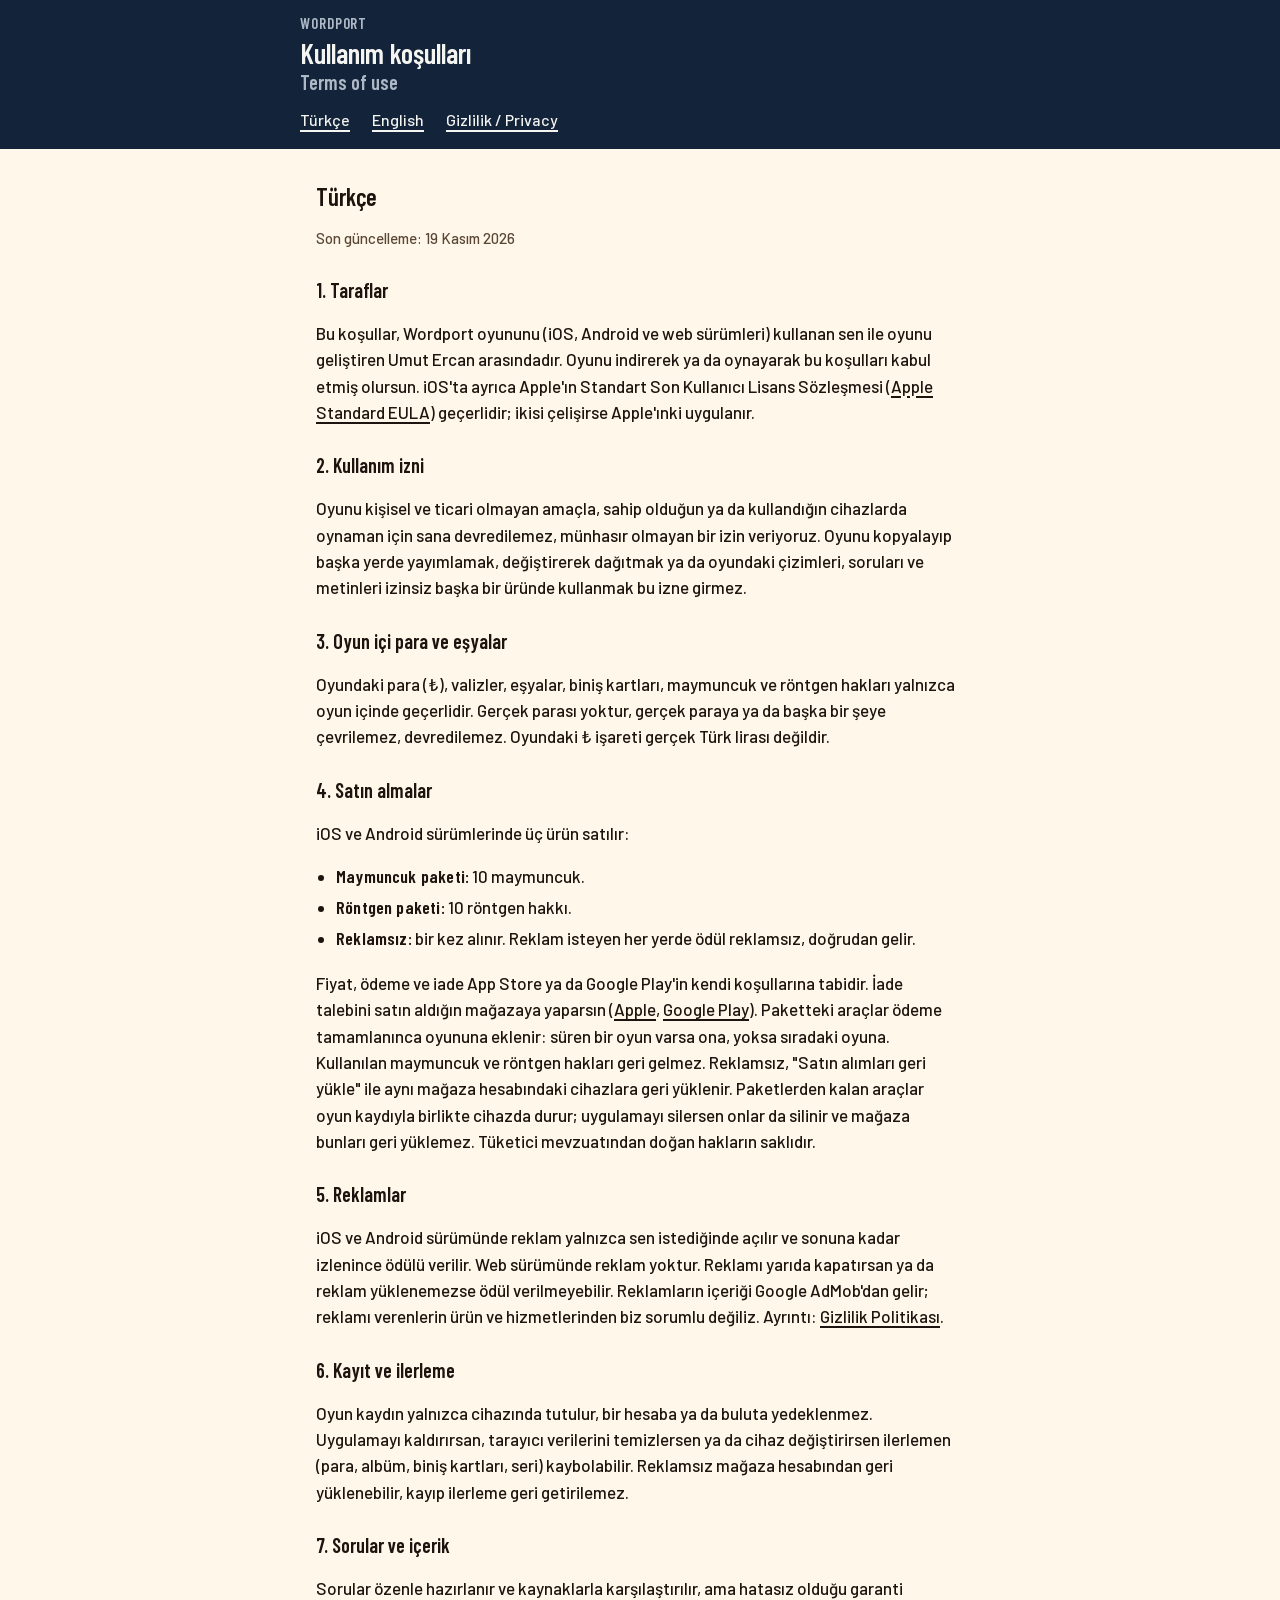
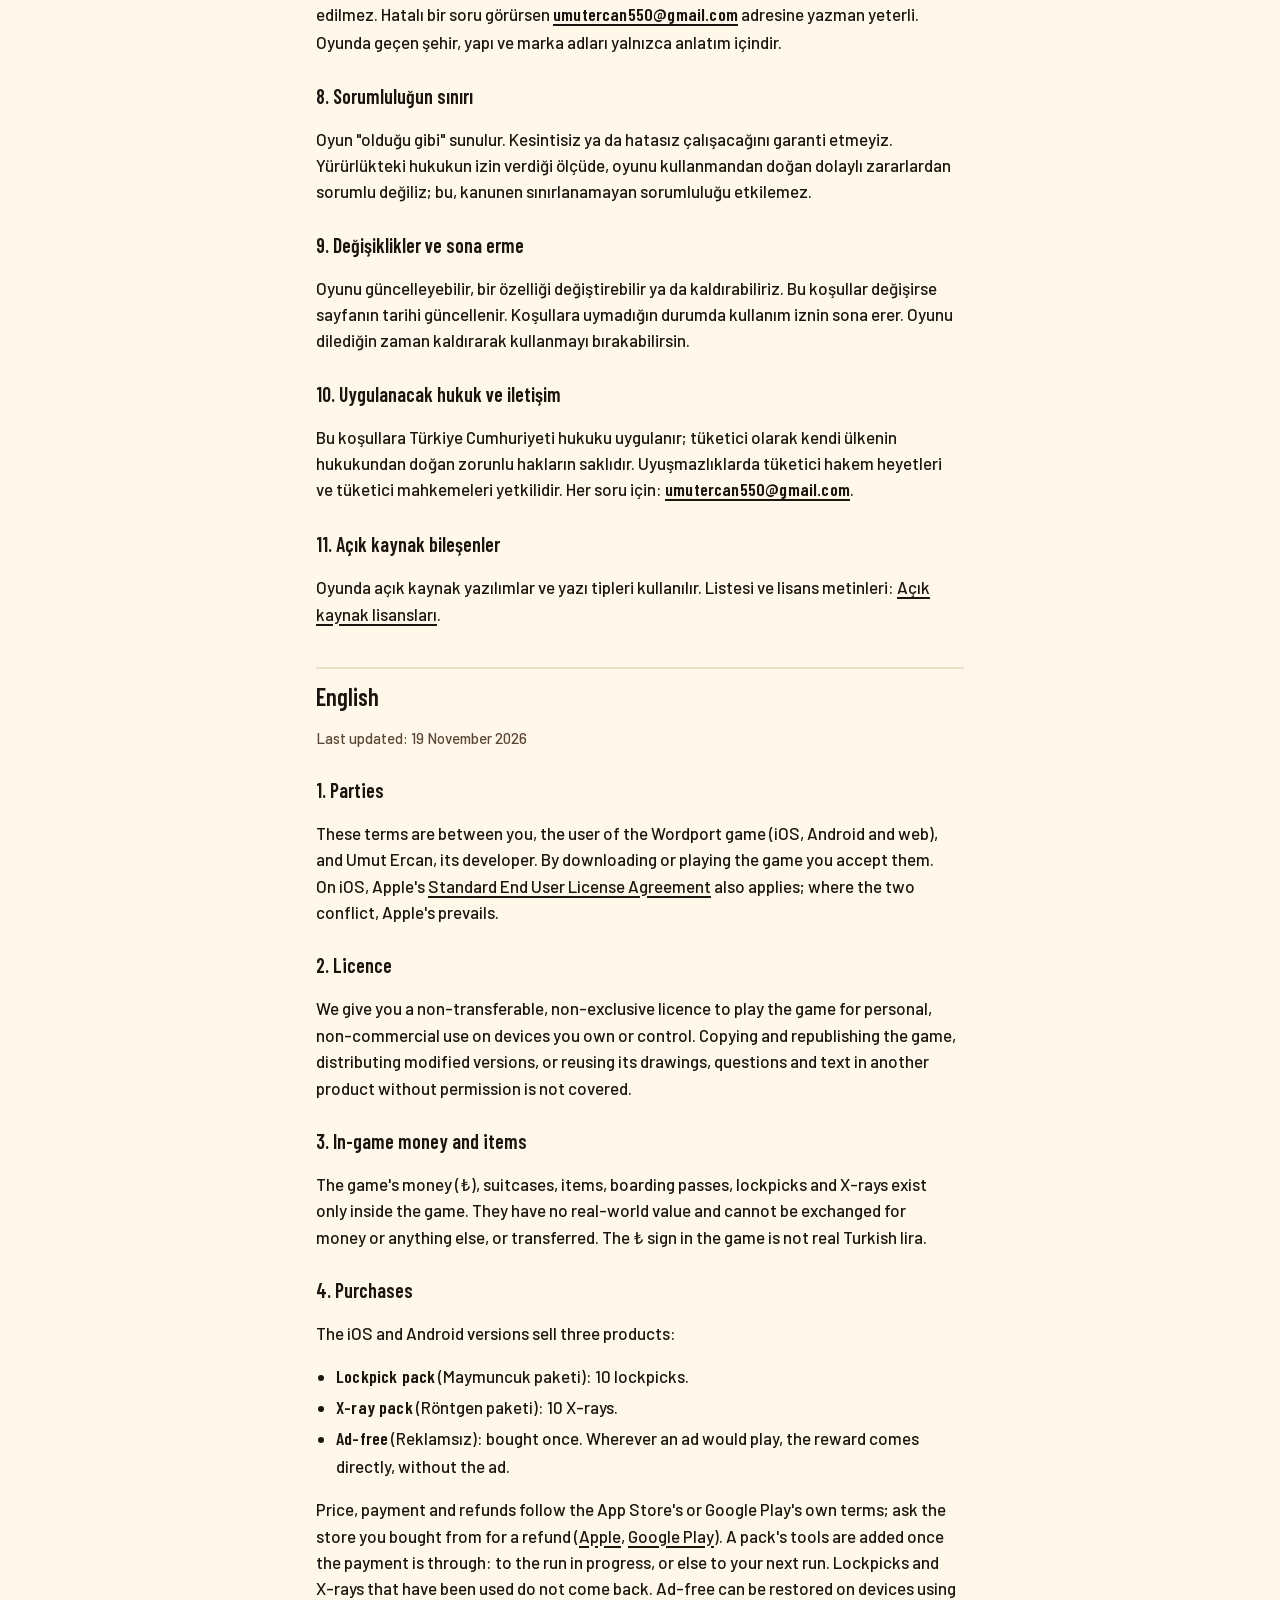
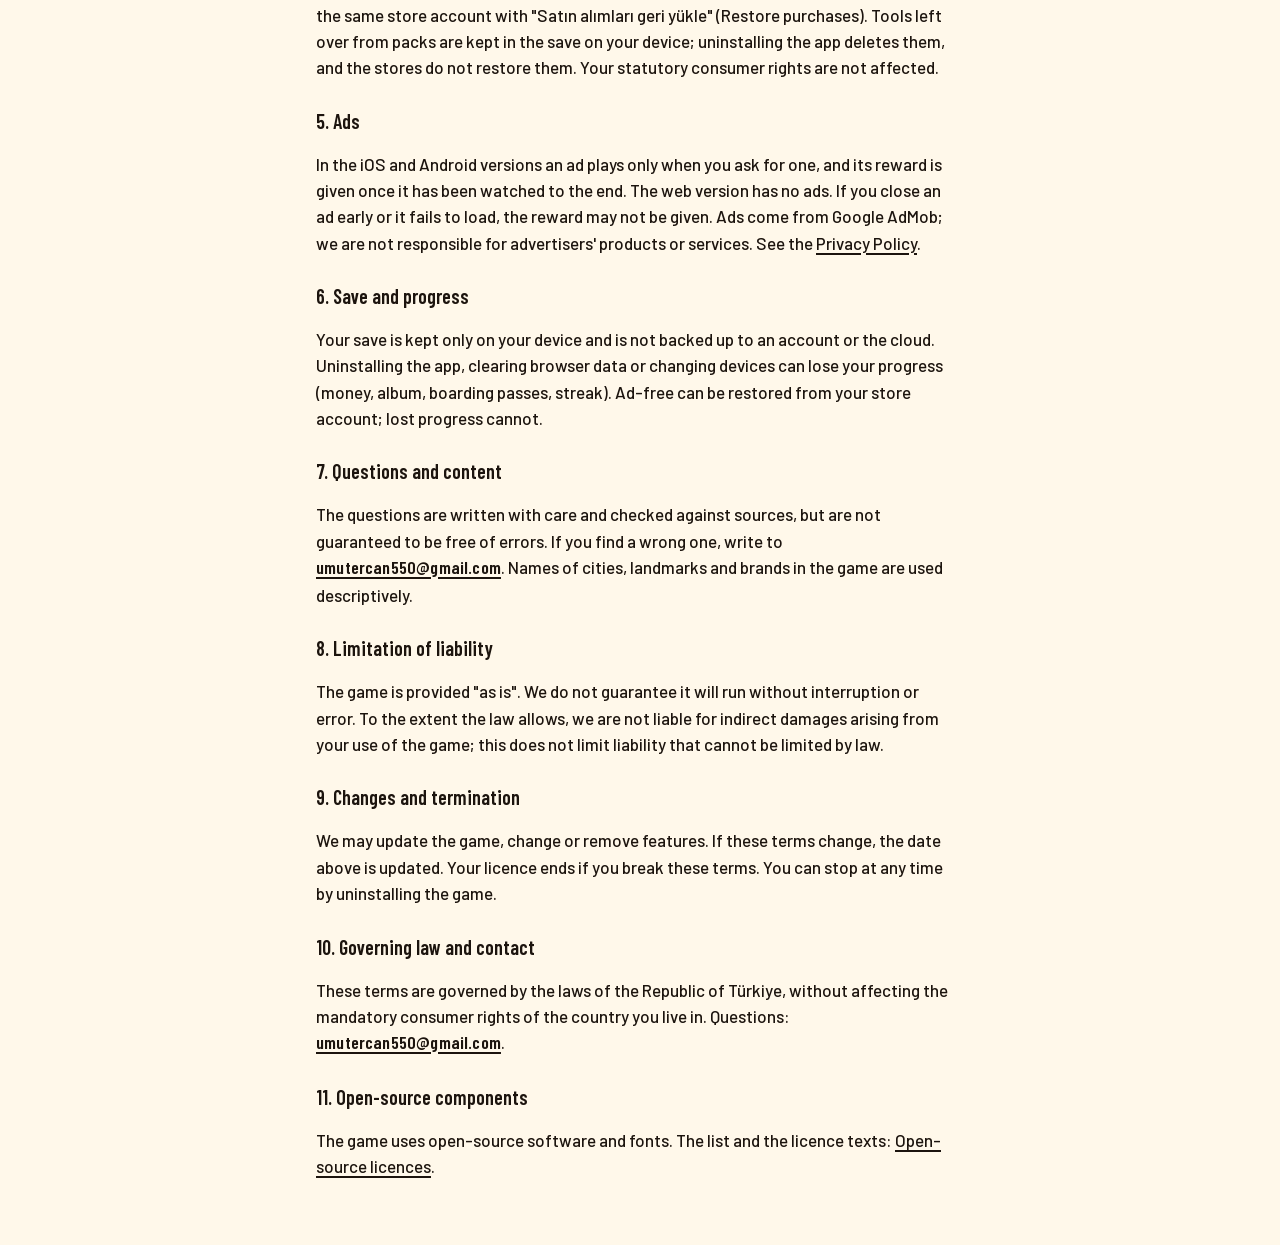
<file: terms.html>
<!doctype html>
<html lang="tr">
<head>
<meta charset="utf-8">
<meta name="viewport" content="width=device-width, initial-scale=1">
<title>Kullanım koşulları / Terms of use</title>
<meta name="robots" content="index">
<!-- Yayın planı P7. Satın alma ve reklam kuralları koddan: src/store/catalog.ts, src/ads.ts.
     Yayımlandığı adres: https://umutercann.github.io/wordport-privacy/ (2026-11-19).
     Oyunun içinde bir iframe'de açılır (src/screens/page.ts). Dış kaynak yüklenmez: stil legal.css, yazı tipleri fonts/ (oyunun kendi yazı tipleri, lisanslarıyla). -->
<link rel="stylesheet" href="legal.css">
<script>if (window.self !== window.top) document.documentElement.className = 'framed';</script>
</head>
<body>
<header>
  <div class="in">
    <div class="brand">WORDPORT</div>
    <h1>Kullanım koşulları <span lang="en">Terms of use</span></h1>
    <nav><a href="#tr">Türkçe</a> <a href="#en" lang="en">English</a> <a href="privacy.html">Gizlilik / Privacy</a></nav>
  </div>
</header>
<main>

<section id="tr" lang="tr">
<h2>Türkçe</h2>
<p class="meta">Son güncelleme: 19 Kasım 2026</p>

<h3>1. Taraflar</h3>
<p>Bu koşullar, Wordport oyununu (iOS, Android ve web sürümleri) kullanan sen ile oyunu geliştiren Umut Ercan arasındadır. Oyunu indirerek ya da oynayarak bu koşulları kabul etmiş olursun. iOS'ta ayrıca Apple'ın Standart Son Kullanıcı Lisans Sözleşmesi (<a href="https://www.apple.com/legal/internet-services/itunes/dev/stdeula/">Apple Standard EULA</a>) geçerlidir; ikisi çelişirse Apple'ınki uygulanır.</p>

<h3>2. Kullanım izni</h3>
<p>Oyunu kişisel ve ticari olmayan amaçla, sahip olduğun ya da kullandığın cihazlarda oynaman için sana devredilemez, münhasır olmayan bir izin veriyoruz. Oyunu kopyalayıp başka yerde yayımlamak, değiştirerek dağıtmak ya da oyundaki çizimleri, soruları ve metinleri izinsiz başka bir üründe kullanmak bu izne girmez.</p>

<h3>3. Oyun içi para ve eşyalar</h3>
<p>Oyundaki para (₺), valizler, eşyalar, biniş kartları, maymuncuk ve röntgen hakları yalnızca oyun içinde geçerlidir. Gerçek parası yoktur, gerçek paraya ya da başka bir şeye çevrilemez, devredilemez. Oyundaki ₺ işareti gerçek Türk lirası değildir.</p>

<h3>4. Satın almalar</h3>
<p>iOS ve Android sürümlerinde üç ürün satılır:</p>
<ul>
  <li><strong>Maymuncuk paketi:</strong> 10 maymuncuk.</li>
  <li><strong>Röntgen paketi:</strong> 10 röntgen hakkı.</li>
  <li><strong>Reklamsız:</strong> bir kez alınır. Reklam isteyen her yerde ödül reklamsız, doğrudan gelir.</li>
</ul>
<p>Fiyat, ödeme ve iade App Store ya da Google Play'in kendi koşullarına tabidir. İade talebini satın aldığın mağazaya yaparsın (<a href="https://support.apple.com/tr-tr/118223">Apple</a>, <a href="https://support.google.com/googleplay/answer/2479637?hl=tr">Google Play</a>). Paketteki araçlar ödeme tamamlanınca oyununa eklenir: süren bir oyun varsa ona, yoksa sıradaki oyuna. Kullanılan maymuncuk ve röntgen hakları geri gelmez. Reklamsız, "Satın alımları geri yükle" ile aynı mağaza hesabındaki cihazlara geri yüklenir. Paketlerden kalan araçlar oyun kaydıyla birlikte cihazda durur; uygulamayı silersen onlar da silinir ve mağaza bunları geri yüklemez. Tüketici mevzuatından doğan hakların saklıdır.</p>

<h3>5. Reklamlar</h3>
<p>iOS ve Android sürümünde reklam yalnızca sen istediğinde açılır ve sonuna kadar izlenince ödülü verilir. Web sürümünde reklam yoktur. Reklamı yarıda kapatırsan ya da reklam yüklenemezse ödül verilmeyebilir. Reklamların içeriği Google AdMob'dan gelir; reklamı verenlerin ürün ve hizmetlerinden biz sorumlu değiliz. Ayrıntı: <a href="privacy.html">Gizlilik Politikası</a>.</p>

<h3>6. Kayıt ve ilerleme</h3>
<p>Oyun kaydın yalnızca cihazında tutulur, bir hesaba ya da buluta yedeklenmez. Uygulamayı kaldırırsan, tarayıcı verilerini temizlersen ya da cihaz değiştirirsen ilerlemen (para, albüm, biniş kartları, seri) kaybolabilir. Reklamsız mağaza hesabından geri yüklenebilir, kayıp ilerleme geri getirilemez.</p>

<h3>7. Sorular ve içerik</h3>
<p>Sorular özenle hazırlanır ve kaynaklarla karşılaştırılır, ama hatasız olduğu garanti edilmez. Hatalı bir soru görürsen <strong><a href="mailto:umutercan550@gmail.com">umutercan550@gmail.com</a></strong> adresine yazman yeterli. Oyunda geçen şehir, yapı ve marka adları yalnızca anlatım içindir.</p>

<h3>8. Sorumluluğun sınırı</h3>
<p>Oyun "olduğu gibi" sunulur. Kesintisiz ya da hatasız çalışacağını garanti etmeyiz. Yürürlükteki hukukun izin verdiği ölçüde, oyunu kullanmandan doğan dolaylı zararlardan sorumlu değiliz; bu, kanunen sınırlanamayan sorumluluğu etkilemez.</p>

<h3>9. Değişiklikler ve sona erme</h3>
<p>Oyunu güncelleyebilir, bir özelliği değiştirebilir ya da kaldırabiliriz. Bu koşullar değişirse sayfanın tarihi güncellenir. Koşullara uymadığın durumda kullanım iznin sona erer. Oyunu dilediğin zaman kaldırarak kullanmayı bırakabilirsin.</p>

<h3>10. Uygulanacak hukuk ve iletişim</h3>
<p>Bu koşullara Türkiye Cumhuriyeti hukuku uygulanır; tüketici olarak kendi ülkenin hukukundan doğan zorunlu hakların saklıdır. Uyuşmazlıklarda tüketici hakem heyetleri ve tüketici mahkemeleri yetkilidir. Her soru için: <strong><a href="mailto:umutercan550@gmail.com">umutercan550@gmail.com</a></strong>.</p>

<h3>11. Açık kaynak bileşenler</h3>
<p>Oyunda açık kaynak yazılımlar ve yazı tipleri kullanılır. Listesi ve lisans metinleri: <a href="licenses.html">Açık kaynak lisansları</a>.</p>
</section>

<section id="en" lang="en">
<h2>English</h2>
<p class="meta">Last updated: 19 November 2026</p>

<h3>1. Parties</h3>
<p>These terms are between you, the user of the Wordport game (iOS, Android and web), and Umut Ercan, its developer. By downloading or playing the game you accept them. On iOS, Apple's <a href="https://www.apple.com/legal/internet-services/itunes/dev/stdeula/">Standard End User License Agreement</a> also applies; where the two conflict, Apple's prevails.</p>

<h3>2. Licence</h3>
<p>We give you a non-transferable, non-exclusive licence to play the game for personal, non-commercial use on devices you own or control. Copying and republishing the game, distributing modified versions, or reusing its drawings, questions and text in another product without permission is not covered.</p>

<h3>3. In-game money and items</h3>
<p>The game's money (₺), suitcases, items, boarding passes, lockpicks and X-rays exist only inside the game. They have no real-world value and cannot be exchanged for money or anything else, or transferred. The ₺ sign in the game is not real Turkish lira.</p>

<h3>4. Purchases</h3>
<p>The iOS and Android versions sell three products:</p>
<ul>
  <li><strong>Lockpick pack</strong> (Maymuncuk paketi): 10 lockpicks.</li>
  <li><strong>X-ray pack</strong> (Röntgen paketi): 10 X-rays.</li>
  <li><strong>Ad-free</strong> (Reklamsız): bought once. Wherever an ad would play, the reward comes directly, without the ad.</li>
</ul>
<p>Price, payment and refunds follow the App Store's or Google Play's own terms; ask the store you bought from for a refund (<a href="https://support.apple.com/en-us/118223">Apple</a>, <a href="https://support.google.com/googleplay/answer/2479637">Google Play</a>). A pack's tools are added once the payment is through: to the run in progress, or else to your next run. Lockpicks and X-rays that have been used do not come back. Ad-free can be restored on devices using the same store account with "Satın alımları geri yükle" (Restore purchases). Tools left over from packs are kept in the save on your device; uninstalling the app deletes them, and the stores do not restore them. Your statutory consumer rights are not affected.</p>

<h3>5. Ads</h3>
<p>In the iOS and Android versions an ad plays only when you ask for one, and its reward is given once it has been watched to the end. The web version has no ads. If you close an ad early or it fails to load, the reward may not be given. Ads come from Google AdMob; we are not responsible for advertisers' products or services. See the <a href="privacy.html">Privacy Policy</a>.</p>

<h3>6. Save and progress</h3>
<p>Your save is kept only on your device and is not backed up to an account or the cloud. Uninstalling the app, clearing browser data or changing devices can lose your progress (money, album, boarding passes, streak). Ad-free can be restored from your store account; lost progress cannot.</p>

<h3>7. Questions and content</h3>
<p>The questions are written with care and checked against sources, but are not guaranteed to be free of errors. If you find a wrong one, write to <strong><a href="mailto:umutercan550@gmail.com">umutercan550@gmail.com</a></strong>. Names of cities, landmarks and brands in the game are used descriptively.</p>

<h3>8. Limitation of liability</h3>
<p>The game is provided "as is". We do not guarantee it will run without interruption or error. To the extent the law allows, we are not liable for indirect damages arising from your use of the game; this does not limit liability that cannot be limited by law.</p>

<h3>9. Changes and termination</h3>
<p>We may update the game, change or remove features. If these terms change, the date above is updated. Your licence ends if you break these terms. You can stop at any time by uninstalling the game.</p>

<h3>10. Governing law and contact</h3>
<p>These terms are governed by the laws of the Republic of Türkiye, without affecting the mandatory consumer rights of the country you live in. Questions: <strong><a href="mailto:umutercan550@gmail.com">umutercan550@gmail.com</a></strong>.</p>

<h3>11. Open-source components</h3>
<p>The game uses open-source software and fonts. The list and the licence texts: <a href="licenses.html">Open-source licences</a>.</p>
</section>

</main>
</body>
</html>
</file>
<file: legal.css>
/* The legal pages' look (privacy.html, terms.html, licenses.html): the game's own type and paper,
   per design/art/art-bible.md. The fonts are the game's, copied beside this file in fonts/ with
   their licences (OFL-*.txt), so the pages need nothing from the network: they open offline, in
   the app and on the web. Publish this file and fonts/ with the pages. Release plan P8 (final craft).
   Links are ink and underlined: green means "right" in the game (art bible, Section 4). */

@font-face { font-family:"Barlow"; font-weight:500; font-display:swap; src:url(fonts/barlow-500-latin.woff2) format("woff2");
  unicode-range:U+0000-00FF, U+0131, U+0152-0153, U+02BB-02BC, U+02C6, U+02DA, U+02DC, U+0304, U+0308, U+0329, U+2000-206F, U+20AC, U+2122, U+2191, U+2193, U+2212, U+2215, U+FEFF, U+FFFD; }
@font-face { font-family:"Barlow"; font-weight:500; font-display:swap; src:url(fonts/barlow-500-latin-ext.woff2) format("woff2");
  unicode-range:U+0100-02BA, U+02BD-02C5, U+02C7-02CC, U+02CE-02D7, U+02DD-02FF, U+0304, U+0308, U+0329, U+1D00-1DBF, U+1E00-1E9F, U+1EF2-1EFF, U+2020, U+20A0-20AB, U+20AD-20C4, U+2113, U+2C60-2C7F, U+A720-A7FF; }
@font-face { font-family:"Barlow Condensed"; font-weight:600; font-display:swap; src:url(fonts/barlow-condensed-600-latin.woff2) format("woff2");
  unicode-range:U+0000-00FF, U+0131, U+0152-0153, U+02BB-02BC, U+02C6, U+02DA, U+02DC, U+0304, U+0308, U+0329, U+2000-206F, U+20AC, U+2122, U+2191, U+2193, U+2212, U+2215, U+FEFF, U+FFFD; }
@font-face { font-family:"Barlow Condensed"; font-weight:600; font-display:swap; src:url(fonts/barlow-condensed-600-latin-ext.woff2) format("woff2");
  unicode-range:U+0100-02BA, U+02BD-02C5, U+02C7-02CC, U+02CE-02D7, U+02DD-02FF, U+0304, U+0308, U+0329, U+1D00-1DBF, U+1E00-1E9F, U+1EF2-1EFF, U+2020, U+20A0-20AB, U+20AD-20C4, U+2113, U+2C60-2C7F, U+A720-A7FF; }
@font-face { font-family:"IBM Plex Mono"; font-weight:500; font-display:swap; src:url(fonts/ibm-plex-mono-500-latin.woff2) format("woff2");
  unicode-range:U+0000-00FF, U+0131, U+0152-0153, U+02BB-02BC, U+02C6, U+02DA, U+02DC, U+0304, U+0308, U+0329, U+2000-206F, U+20AC, U+2122, U+2191, U+2193, U+2212, U+2215, U+FEFF, U+FFFD; }
@font-face { font-family:"IBM Plex Mono"; font-weight:500; font-display:swap; src:url(fonts/ibm-plex-mono-500-latin-ext.woff2) format("woff2");
  unicode-range:U+0100-02BA, U+02BD-02C5, U+02C7-02CC, U+02CE-02D7, U+02DD-02FF, U+0304, U+0308, U+0329, U+1D00-1DBF, U+1E00-1E9F, U+1EF2-1EFF, U+2020, U+20A0-20AB, U+20AD-20C4, U+2113, U+2C60-2C7F, U+A720-A7FF; }

:root {
  /* src/palette.ts */
  --ink:#1C140E; --ink-soft:#5A4636; --cream:#FFF8EA; --cream-dk:#EADFC8; --card:#FFFDF7;
  --navy:#13233A; --sign:#F4F4F0; --sign-dim:#AEB9C6;
  --text:"Barlow", system-ui, sans-serif;
  --sign-face:"Barlow Condensed", "Arial Narrow", system-ui, sans-serif;
  --mono:"IBM Plex Mono", ui-monospace, monospace;
}
* { box-sizing:border-box; }
html { -webkit-text-size-adjust:100%; font-synthesis:none; }
body { margin:0; background:var(--cream); color:var(--ink); font:500 17px/1.55 var(--text); overflow-wrap:break-word; }

/* the sign across the top: navy, as the game's signs */
header { background:var(--navy); color:var(--sign); padding:16px 16px 6px; }
header .in, main { max-width:680px; margin:0 auto; }
header .brand { font:600 15px/1 var(--sign-face); letter-spacing:.06em; color:var(--sign-dim); }
header h1 { margin:6px 0 0; font:600 28px/1.15 var(--sign-face); }
header h1 span { display:block; margin-top:2px; font-size:20px; color:var(--sign-dim); } /* the English name under the Turkish one */
nav { display:flex; flex-wrap:wrap; column-gap:22px; margin-top:4px; font-size:16px; }
nav a { display:inline-block; padding:10px 0; color:var(--sign); text-decoration-thickness:1.5px; text-underline-offset:4px; }

main { padding:4px 16px 48px; }
h2 { font:600 24px/1.2 var(--sign-face); margin:40px 0 8px; padding-top:14px; border-top:2px solid var(--cream-dk); }
main > section:first-child h2, main > h2:first-child { border-top:0; margin-top:16px; }
h3 { font:600 20px/1.25 var(--sign-face); margin:28px 0 4px; }
strong, b { font-family:var(--sign-face); font-weight:600; font-size:1.06em; letter-spacing:.01em; }
p, li { max-width:64ch; }
ul { padding-left:20px; }
li { margin:3px 0; }
a { color:var(--ink); text-decoration:underline; text-decoration-thickness:1.5px; text-underline-offset:3px; }
a:active { background:var(--cream-dk); }
a:focus-visible { outline:2px solid var(--ink); outline-offset:2px; }
nav a:active { background:none; color:var(--sign-dim); }
nav a:focus-visible { outline-color:var(--sign); }
.meta { color:var(--ink-soft); font-size:15px; }
.meta span { display:block; }
.box { background:var(--card); border:2px solid var(--ink); border-radius:2px; padding:4px 14px; }
code { font:500 .82em var(--mono); }
pre { white-space:pre-wrap; font:500 13px/1.5 var(--mono); background:var(--card); border:2px solid var(--cream-dk); border-radius:2px; padding:10px 12px; }

table { border-collapse:collapse; width:100%; font-size:15px; }
th, td { text-align:left; vertical-align:top; padding:6px 8px; border-bottom:1.5px solid var(--cream-dk); }
th { font:600 16px/1.3 var(--sign-face); background:var(--cream-dk); }

/* in the game's frame the game's bar already names the page: only the links stay */
.framed header { padding:2px 16px; }
.framed header .brand, .framed header h1 { display:none; }
.framed nav { margin-top:0; }

/* a narrow screen: each table row becomes a card, its cells labelled */
@media (max-width:560px) {
  table, tbody, tr, td { display:block; width:100%; }
  tr:first-child { display:none; }
  tr { border:2px solid var(--cream-dk); border-radius:2px; margin:10px 0; background:var(--card); }
  td { border:0; padding:4px 10px; }
  td::before { content:attr(data-h); display:block; font:500 13px/1.5 var(--mono); color:var(--ink-soft); }
}
</file>
